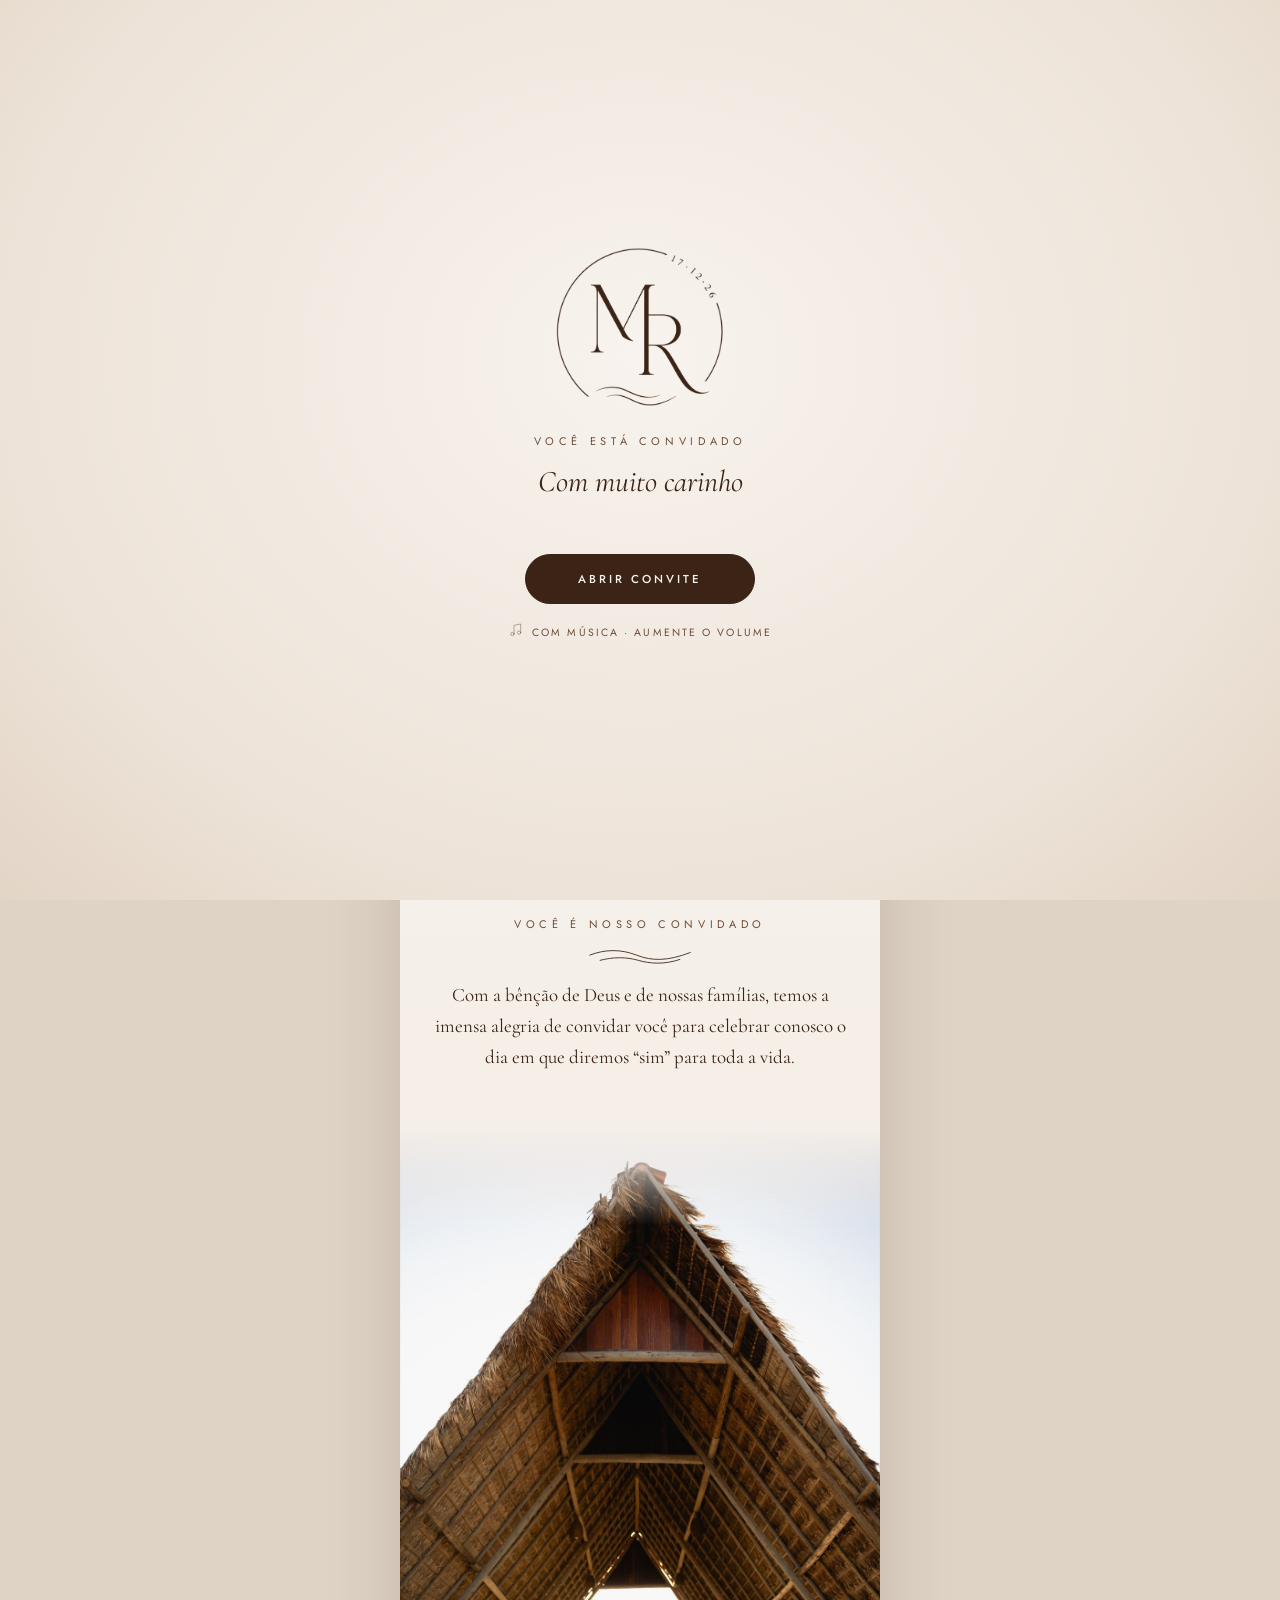
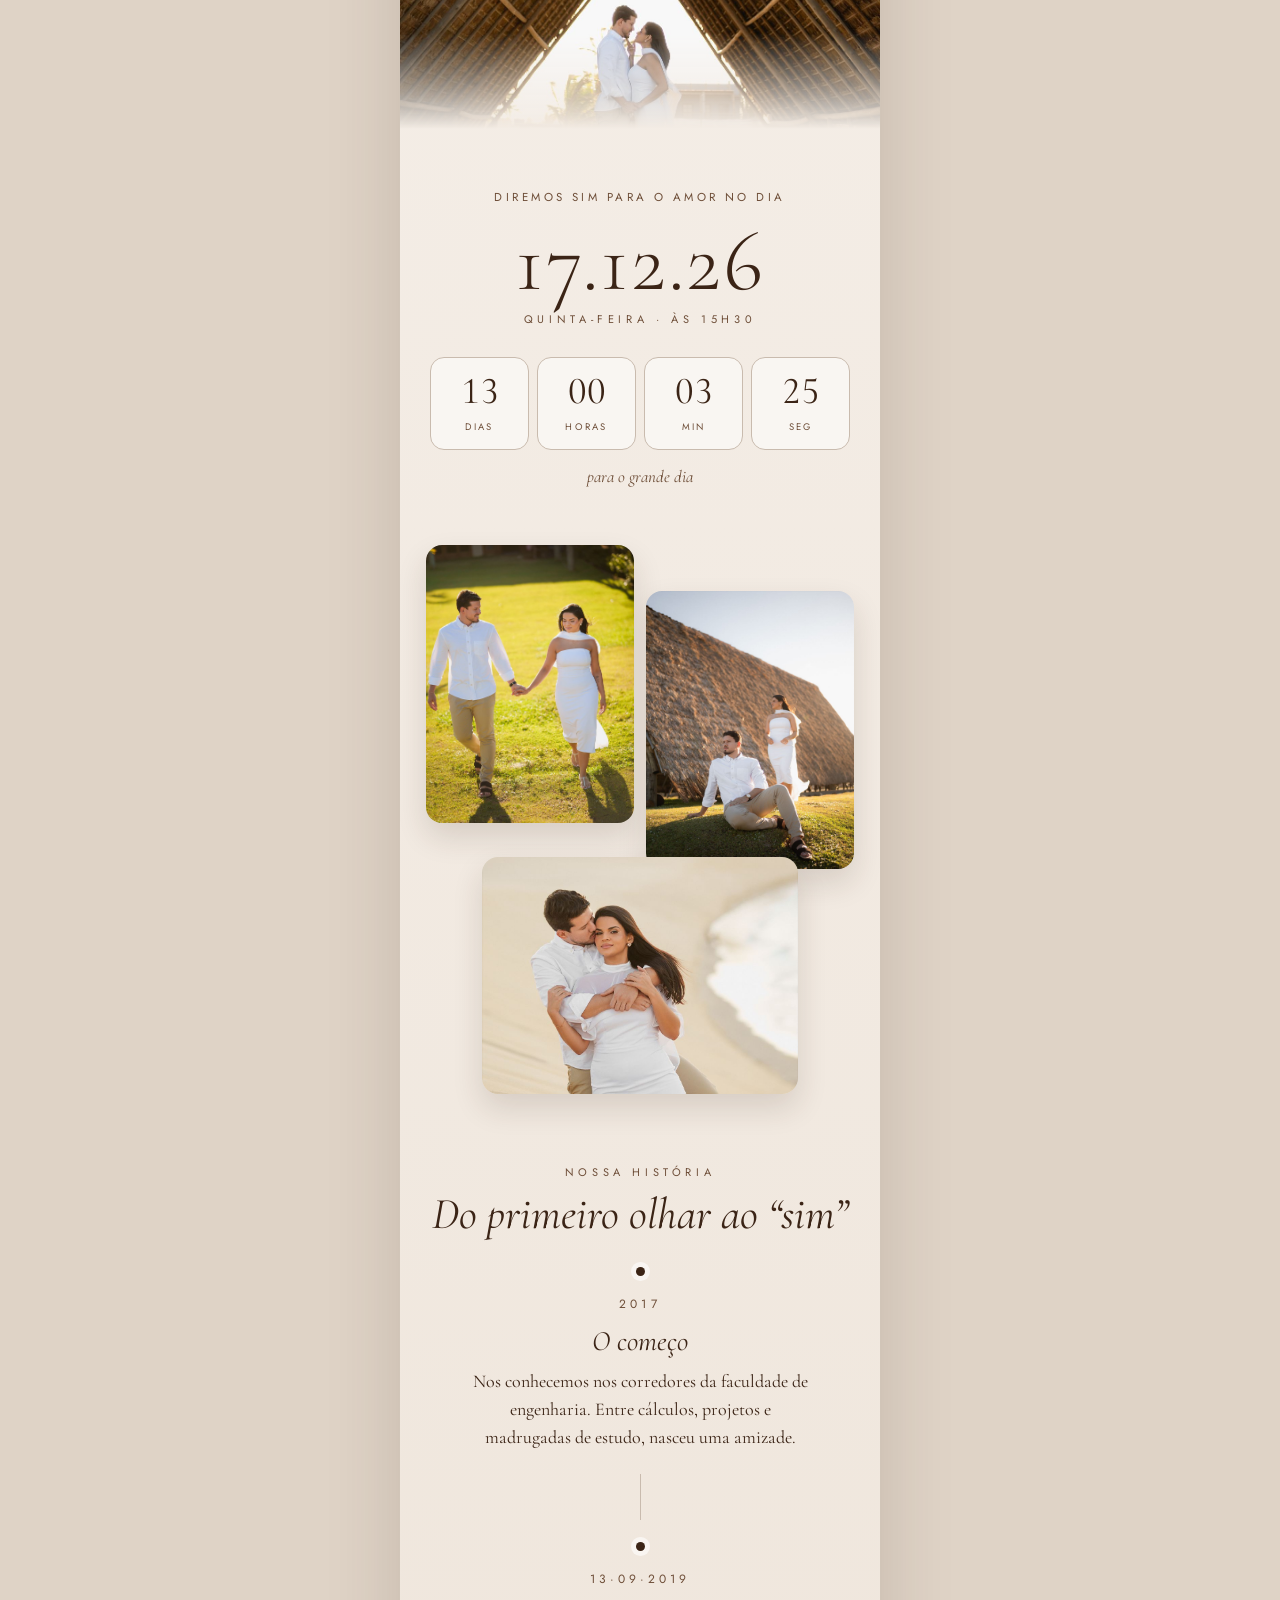
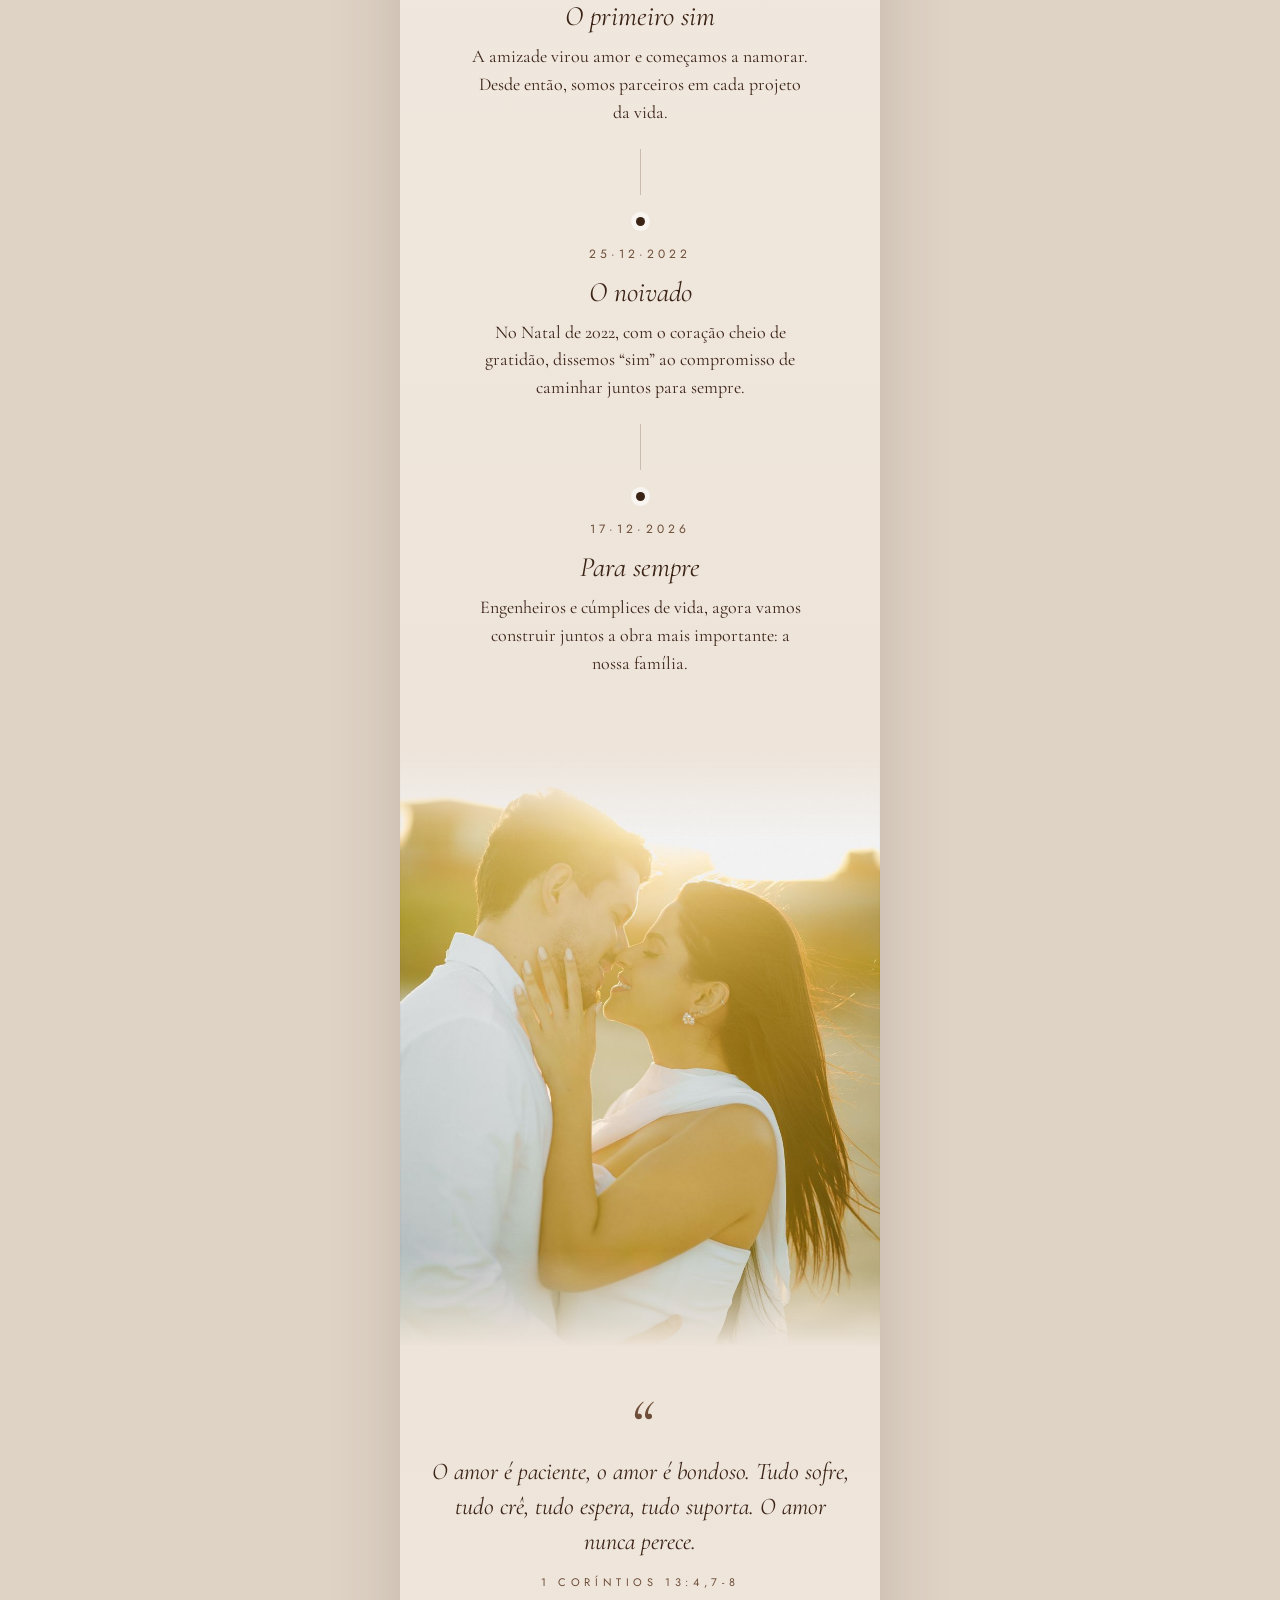
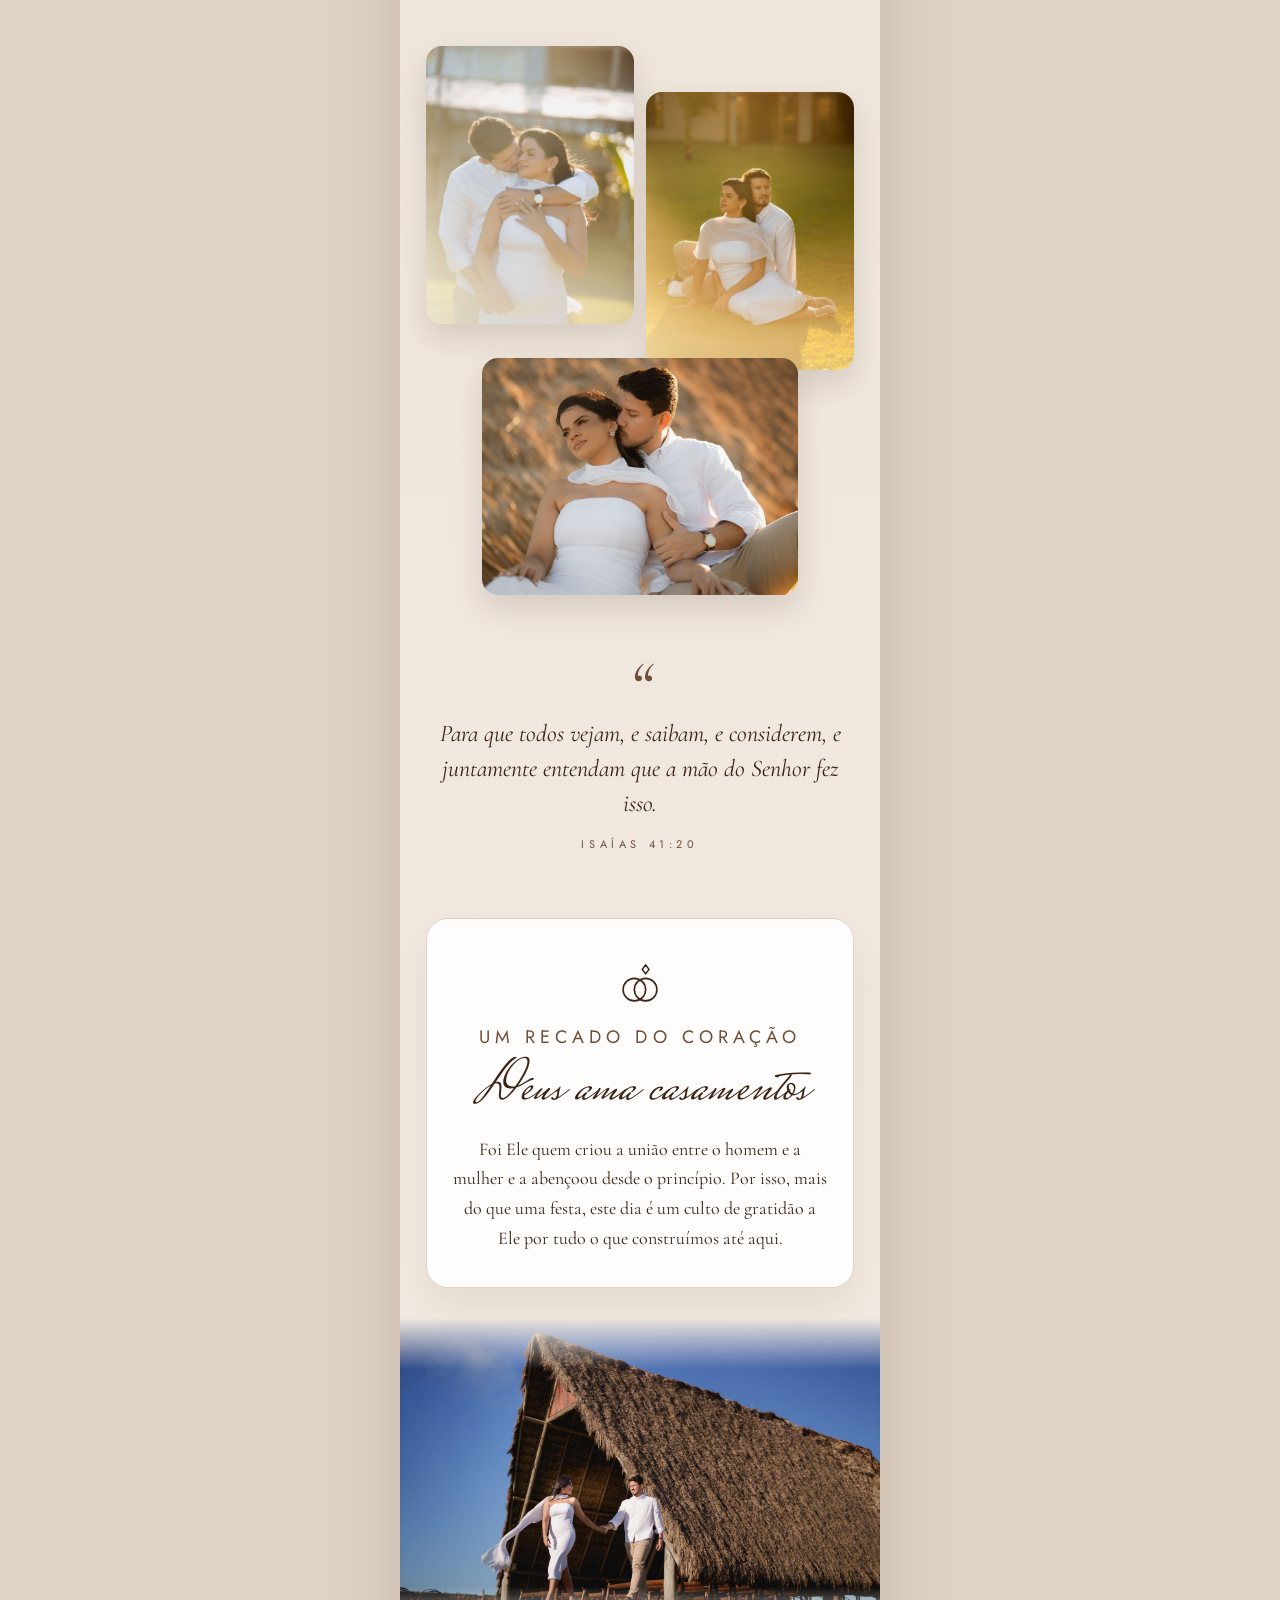
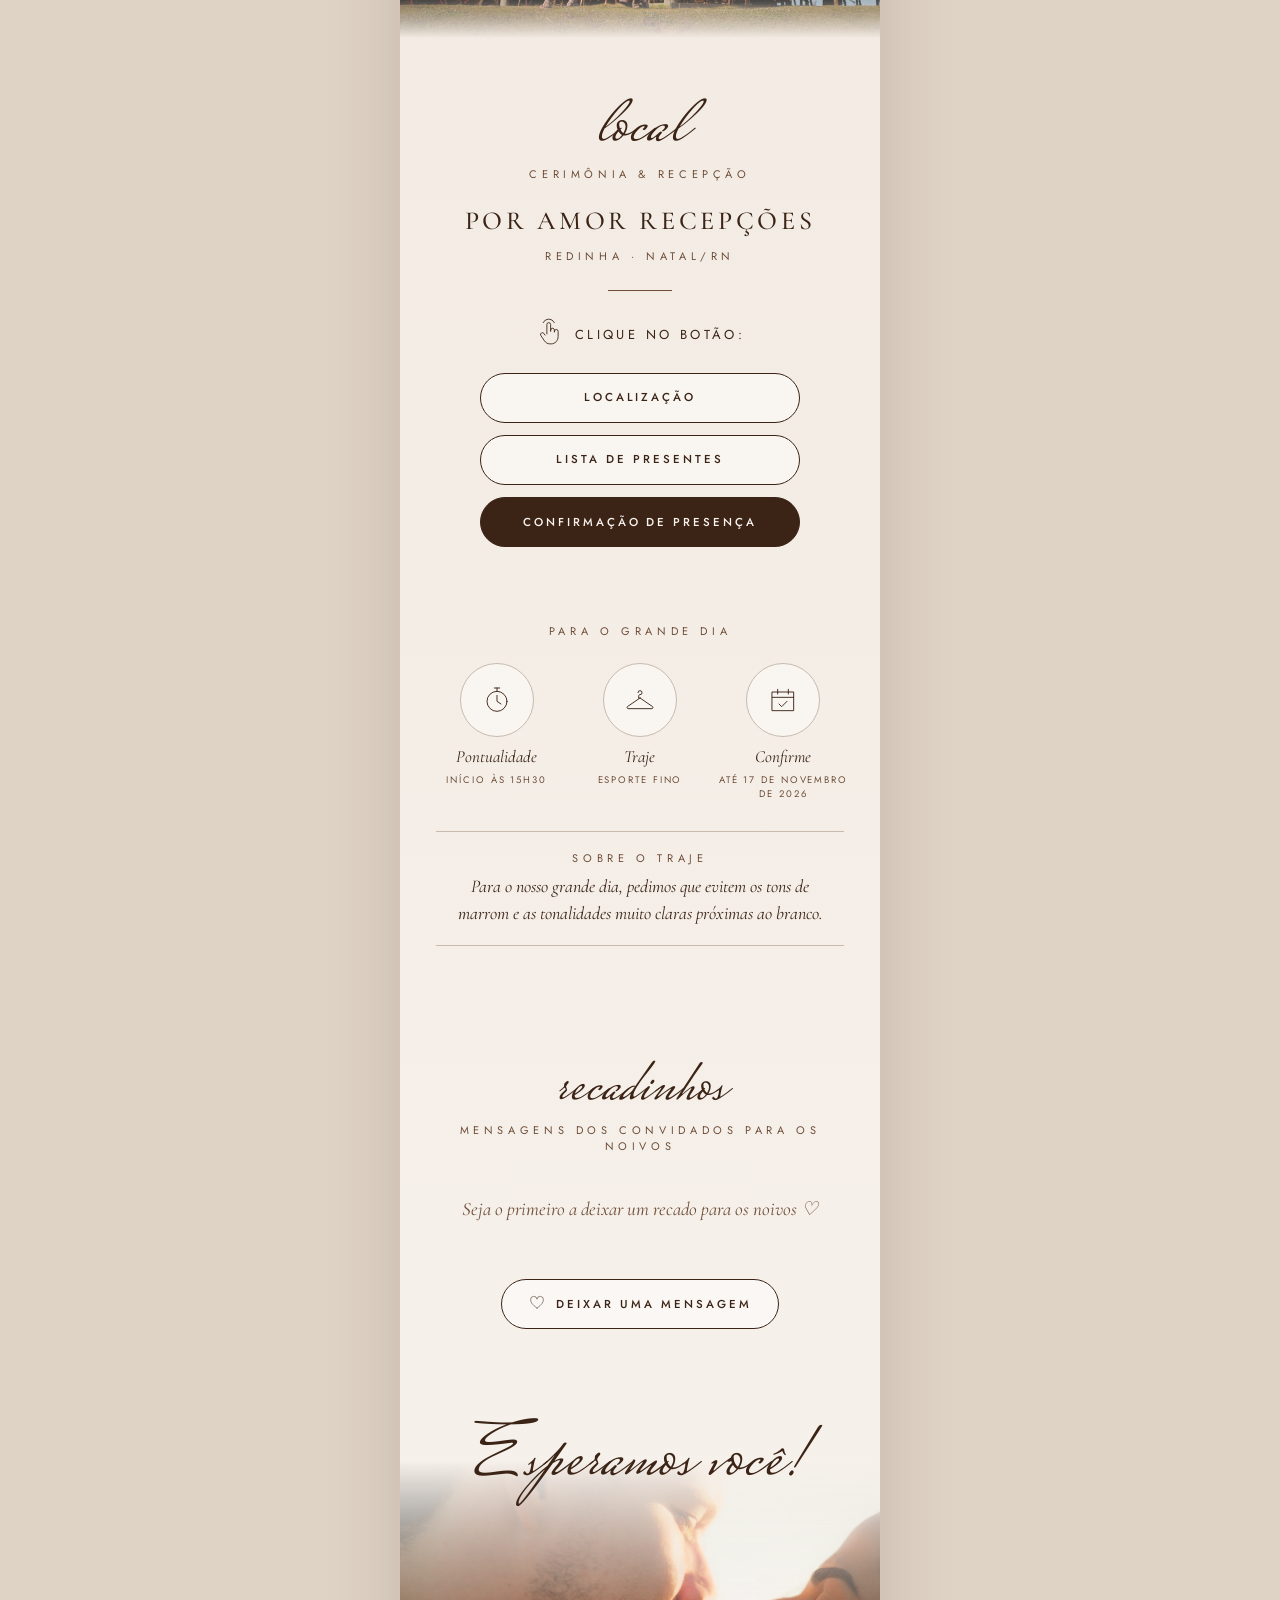
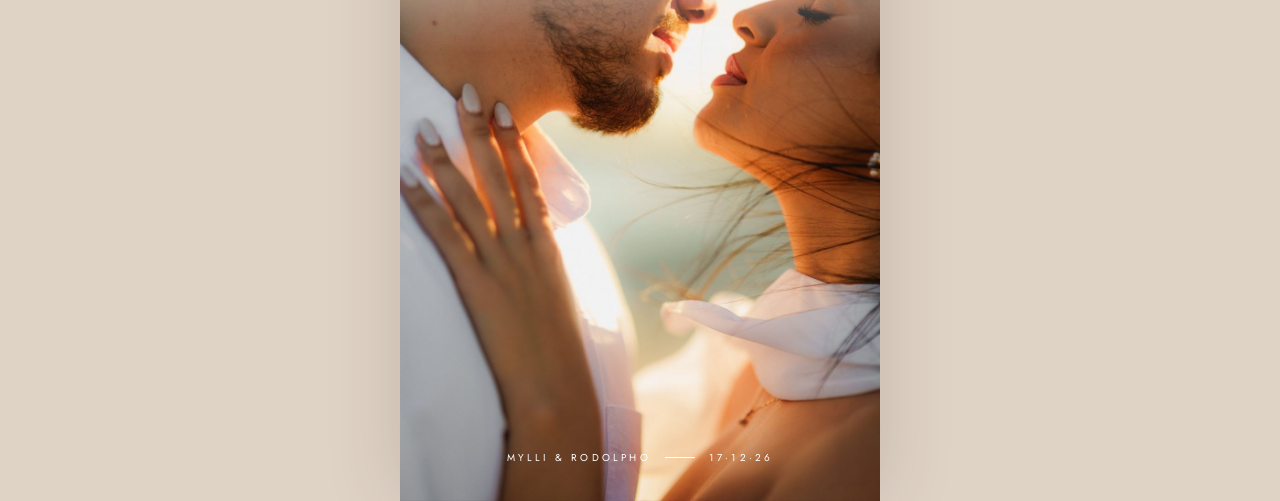
<file: index.html>
<!doctype html>
<html lang="pt-BR">
<head>
  <meta charset="utf-8">
  <meta name="viewport" content="width=device-width, initial-scale=1, viewport-fit=cover">
  <title>Mylli &amp; Rodolpho · Convite de casamento</title>
  <meta name="description" content="Convite de casamento de Mylli & Rodolpho. Confirme sua presença.">
  <meta property="og:title" content="Mylli & Rodolpho · 17·12·26">
  <meta property="og:description" content="Com alegria, convidamos você para a celebração do nosso casamento.">
  <meta name="robots" content="noindex, nofollow">
  <meta name="theme-color" content="#F8F3EE">
  <link rel="icon" href="assets/img/monograma.png">
  <link rel="preconnect" href="https://fonts.googleapis.com">
  <link rel="preconnect" href="https://fonts.gstatic.com" crossorigin>
  <link href="https://fonts.googleapis.com/css2?family=Cormorant+Garamond:ital,wght@0,300;0,400;0,500;0,600;1,300;1,400;1,500&family=Jost:wght@300;400;500&family=Mrs+Saint+Delafield&display=swap" rel="stylesheet">
  <link rel="stylesheet" href="assets/estilo.css?v=202611212020">
  <script src="assets/config.js?v=202611212020"></script>
  <script src="assets/comum.js?v=202611212020"></script>
</head>
<body class="travado">

<!-- Abertura: o toque inicia a música (os navegadores só tocam som após um toque) -->
<div class="abertura" id="abertura" role="dialog" aria-label="Abrir convite">
  <div class="conteudo">
    <img class="monograma" src="assets/img/monograma.png" alt="Monograma M R, 17·12·26">
    <p class="rotulo">Você está convidado</p>
    <p class="para" id="para-nome">Com muito carinho</p>
    <p class="rotulo tipo" id="para-tipo">&nbsp;</p>
    <button class="botao-pilula cheio pulsa" type="button" id="abrir">Abrir convite</button>
    <p class="dica"><span data-icone="musica"></span>Com música · aumente o volume</p>
  </div>
</div>

<main class="pagina">

  <!-- Capa -->
  <section class="hero">
    <img src="assets/img/fotos/beijo-mao.jpg" alt="Rodolpho beija a mão de Mylli ao pôr do sol" fetchpriority="high">
    <div class="sobre">
      <p class="rotulo">O nosso casamento</p>
      <h1><span data-c="noivos.ela"></span><span class="e">&amp;</span><span data-c="noivos.ele"></span></h1>
      <p class="data-capa" data-c="dataCurta"></p>
    </div>
  </section>

  <!-- Convite -->
  <section class="secao">
    <p class="rotulo revelar">Você é nosso convidado</p>
    <svg class="onda revelar" viewBox="0 0 120 20" aria-hidden="true"><path d="M2 9c18-7 36-7 54 0s36 7 62-3"/><path d="M14 15c15-4 30-4 44 0s30 5 48-1"/></svg>
    <p class="texto revelar atraso-1" data-c="textoConvite"></p>
  </section>

  <figure class="foto-cheia revelar" style="margin:0"><img src="assets/img/fotos/cabana-beijo.jpg" alt="Os noivos sob a cabana de palha" loading="lazy"></figure>

  <!-- Data e contador -->
  <section class="secao">
    <p class="texto-maiusc revelar">Diremos sim para o amor no dia</p>
    <p class="data-grande revelar atraso-1"><span data-c="dia"></span>.12.<span id="ano-curto"></span></p>
    <p class="rotulo revelar atraso-2"><span data-c="diaSemana"></span> · às <span data-c="hora"></span></p>
    <div class="contador revelar atraso-2" id="contador" aria-live="off">
      <div><b data-tempo="dias">00</b><span>dias</span></div>
      <div><b data-tempo="horas">00</b><span>horas</span></div>
      <div><b data-tempo="minutos">00</b><span>min</span></div>
      <div><b data-tempo="segundos">00</b><span>seg</span></div>
    </div>
    <p class="contador-msg revelar">para o grande dia</p>
  </section>

  <div class="colagem revelar">
    <img src="assets/img/fotos/gramado-caminhando.jpg" alt="Os noivos caminhando de mãos dadas no gramado" loading="lazy">
    <img src="assets/img/fotos/cabana-pose.jpg" alt="Os noivos posando em frente à cabana" loading="lazy">
    <img src="assets/img/fotos/dunas-abraco.jpg" alt="Os noivos abraçados nas dunas" loading="lazy">
  </div>

  <!-- Nossa história -->
  <section class="secao" style="padding-top:70px">
    <p class="rotulo revelar">Nossa história</p>
    <h2 class="titulo-italico revelar">Do primeiro olhar ao “sim”</h2>
    <ol class="linha-tempo" id="historia"></ol>
  </section>

  <figure class="foto-cheia revelar" style="margin:-20px 0 0"><img src="assets/img/fotos/beijo-sol.jpg" alt="Os noivos se beijando sob o sol" loading="lazy"></figure>

  <section class="secao">
    <figure class="versiculo revelar">
      <blockquote data-c="versiculo1"></blockquote>
      <figcaption class="rotulo" data-c="versiculo1Ref"></figcaption>
    </figure>
  </section>

  <div class="colagem revelar">
    <img src="assets/img/fotos/abraco-dourado.jpg" alt="Abraço dos noivos na luz dourada" loading="lazy">
    <img src="assets/img/fotos/gramado-sentados.jpg" alt="Os noivos sentados no gramado" loading="lazy">
    <img src="assets/img/fotos/cabana-carinho.jpg" alt="Rodolpho beija Mylli em frente à cabana" loading="lazy">
  </div>

  <section class="secao" style="padding-top:70px">
    <figure class="versiculo revelar">
      <blockquote data-c="versiculo2"></blockquote>
      <figcaption class="rotulo" data-c="versiculo2Ref"></figcaption>
    </figure>
  </section>

  <aside class="deus-ama revelar">
    <span data-icone="aliancas"></span>
    <p class="rotulo">Um recado do coração</p>
    <h2>Deus ama casamentos</h2>
    <p data-c="deusAma"></p>
  </aside>

  <figure class="foto-cheia larga revelar" style="margin:30px 0 0"><img src="assets/img/fotos/cabana-caminhando.jpg" alt="Os noivos caminhando diante da cabana" loading="lazy"></figure>

  <!-- Local e botões -->
  <section class="secao local">
    <p class="script revelar">local</p>
    <p class="rotulo revelar">Cerimônia &amp; recepção</p>
    <h2 class="revelar" data-c="local"></h2>
    <p class="rotulo revelar" data-c="endereco"></p>
    <hr class="divisor revelar">
    <p class="clique revelar"><span data-icone="toque"></span>Clique no botão:</p>
    <nav class="pilulas revelar atraso-1" aria-label="Ações do convite">
      <a class="botao-pilula" data-href="mapsUrl" target="_blank" rel="noopener">Localização</a>
      <a class="botao-pilula" id="link-presentes" href="presentes.html">Lista de presentes</a>
      <button class="botao-pilula cheio pulsa" type="button" data-abrir="rsvp">Confirmação de presença</button>
    </nav>
  </section>

  <!-- Avisos -->
  <section class="secao avisos" style="padding-top:20px">
    <p class="rotulo revelar">Para o grande dia</p>
    <div class="grade">
      <div class="aviso-item revelar"><span class="circulo" data-icone="relogio"></span><p>Pontualidade<small>início às <span data-c="hora"></span></small></p></div>
      <div class="aviso-item revelar atraso-1"><span class="circulo" data-icone="cabide"></span><p>Traje<small data-c="traje"></small></p></div>
      <div class="aviso-item revelar atraso-2"><span class="circulo" data-icone="calendario"></span><p>Confirme<small>até <span data-c="confirmarAte"></span></small></p></div>
    </div>
    <p class="aviso-traje revelar"><span class="rotulo">Sobre o traje</span><span data-c="avisoTraje"></span></p>
  </section>

  <!-- Mural de recados dos convidados -->
  <section class="secao recados">
    <p class="script revelar">recadinhos</p>
    <p class="rotulo revelar">Mensagens dos convidados para os noivos</p>
    <div class="mural revelar" id="mural" aria-live="polite" aria-label="Mensagens dos convidados">
      <p class="mural-vazio">Carregando mensagens…</p>
    </div>
    <div class="mural-pontos" id="mural-pontos" aria-hidden="true"></div>
    <button class="botao-pilula" type="button" id="abrir-recado"><span data-icone="coracao"></span>Deixar uma mensagem</button>
  </section>

  <!-- Encerramento -->
  <footer class="final">
    <p class="script revelar"><span class="escrever">Esperamos você!</span></p>
    <div class="foto">
      <img src="assets/img/fotos/beijo-close.jpg" alt="Os noivos quase se beijando" loading="lazy">
      <p class="rodape"><span><span data-c="noivos.ela"></span> &amp; <span data-c="noivos.ele"></span></span><span data-c="dataCurta"></span></p>
    </div>
  </footer>
</main>

<button class="musica" type="button" id="musica" aria-label="Pausar música" hidden></button>
<div id="player-musica" aria-hidden="true"></div>
<!-- Lista de presentes aberta por cima do convite, para a música não parar -->
<div class="tela-presentes" id="tela-presentes" hidden><iframe id="frame-presentes" title="Lista de presentes"></iframe></div>

<!-- Painel de confirmação de presença -->
<dialog class="painel" id="rsvp" aria-labelledby="rsvp-titulo">
  <button class="fechar" type="button" data-fechar aria-label="Fechar">×</button>
  <div class="moldura-dupla">

    <!-- Sem código: pede o código impresso no PDF -->
    <div id="rsvp-codigo" hidden>
      <p class="rotulo">Confirmação de presença</p>
      <h2 class="titulo-italico">Seu convite</h2>
      <p class="aviso-convite">Digite o <strong>código do convite</strong>, impresso no final do PDF que você recebeu (ex.: C3-ABCDE).</p>
      <form id="form-codigo" novalidate>
        <label class="campo codigo-convite"><span>Código do convite</span><input name="codigo" autocomplete="off" autocapitalize="characters" placeholder="C0-XXXXX" required></label>
        <button class="botao" type="submit">Continuar</button>
        <p class="erro" role="alert"></p>
      </form>
    </div>

    <div id="rsvp-formulario" hidden>
      <p class="rotulo">Confirmação de presença</p>
      <h2 class="titulo-italico" id="rsvp-titulo">Você vem?</h2>
      <p class="introducao" id="rsvp-convite"></p>
      <p class="aviso-convite" id="rsvp-aviso"></p>
      <form id="form-rsvp" novalidate>
        <fieldset class="opcoes">
          <legend>Sua resposta</legend>
          <label class="opcao"><input type="radio" name="resposta" value="Confirmado" checked><span class="marca"></span><span id="txt-sim">Sim, estaremos presentes</span></label>
          <label class="opcao"><input type="radio" name="resposta" value="Não comparecerá"><span class="marca"></span><span id="txt-nao">Infelizmente não poderemos ir</span></label>
        </fieldset>
        <fieldset class="nomes-convidados">
          <legend id="legenda-nomes">Quem vai</legend>
          <p class="ajuda" id="ajuda-nomes"></p>
          <div id="lista-nomes"></div>
        </fieldset>
        <label class="campo"><span>Celular para contato (WhatsApp)</span>
          <input name="celular" type="tel" inputmode="numeric" autocomplete="tel-national" placeholder="(84) 99999-9999" required>
        </label>
        <p class="prazo">Por favor, responda até <span data-c="confirmarAte"></span>.</p>
        <button class="botao" type="submit">Enviar resposta</button>
        <p class="erro" role="alert"></p>
      </form>
    </div>

    <div id="rsvp-recusa" hidden>
      <p class="rotulo">Resposta registrada</p>
      <h2 class="titulo-italico">Sentiremos sua falta</h2>
      <svg class="onda" viewBox="0 0 120 20" aria-hidden="true"><path d="M2 9c18-7 36-7 54 0s36 7 62-3"/><path d="M14 15c15-4 30-4 44 0s30 5 48-1"/></svg>
      <p class="introducao">Obrigado por nos avisar. Se mudar de ideia, é só responder novamente por este convite.</p>
      <div class="pilha"><a class="botao-sec" id="recusa-presentes" href="presentes.html">Ver lista de presentes</a></div>
    </div>
  </div>
</dialog>

<!-- Painel do mural de recados -->
<dialog class="painel" id="dlg-recado" aria-labelledby="recado-titulo">
  <button class="fechar" type="button" data-fechar aria-label="Fechar">×</button>
  <div class="moldura-dupla">
    <div id="recado-form-box">
      <p class="rotulo">Mural de recados</p>
      <h2 class="titulo-italico" id="recado-titulo">Uma mensagem para os noivos</h2>
      <svg class="onda" viewBox="0 0 120 20" aria-hidden="true"><path d="M2 9c18-7 36-7 54 0s36 7 62-3"/><path d="M14 15c15-4 30-4 44 0s30 5 48-1"/></svg>
      <form id="form-recado" novalidate>
        <label class="campo"><span>Seu nome</span><input name="nome" maxlength="60" autocomplete="name" required></label>
        <label class="campo"><span>Sua mensagem <em class="contagem" id="recado-contagem">0/280</em></span>
          <textarea name="mensagem" rows="4" maxlength="280" placeholder="Escreva um recado carinhoso para a Mylli e o Rodolpho" required></textarea>
        </label>
        <button class="botao" type="submit">Enviar mensagem</button>
        <p class="erro" role="alert"></p>
      </form>
    </div>
    <div id="recado-ok" hidden>
      <p class="rotulo">Mensagem enviada</p>
      <h2 class="titulo-italico">Obrigado pelo carinho!</h2>
      <p class="introducao">Seu recado já está no mural dos noivos.</p>
      <div class="pilha"><button class="botao-sec" type="button" data-fechar>Voltar ao convite</button></div>
    </div>
  </div>
</dialog>

<script>
(function () {
  const U = window.Convite, C = window.CONVITE;
  const $ = (id) => document.getElementById(id);
  const dialogo = $('rsvp');
  let convite = null; // { codigo, tipo, nome, pessoas }

  document.getElementById('ano-curto').textContent = String(C.ano).slice(-2);
  U.iniciarContador($('contador'));

  // Nossa história (vem do config.js)
  $('historia').innerHTML = C.historia.map((h, i) =>
    `<li class="revelar${i ? ' atraso-1' : ''}"><span class="quando">${h.data}</span><h3>${h.titulo}</h3><p>${h.texto}</p></li>`).join('');
  U.animarAoRolar();

  /* ----- Convite personalizado pelo código do PDF ----- */
  const codigo = U.codigoConvite();
  const comCodigo = (url) => codigo ? url + (url.includes('?') ? '&' : '?') + 'c=' + encodeURIComponent(codigo) : url;
  $('link-presentes').href = comCodigo('presentes.html');
  $('recusa-presentes').href = comCodigo('presentes.html');

  function aplicarConvite(c) {
    convite = c;
    $('para-nome').textContent = c.nome;
    $('para-tipo').textContent = c.tipo === 1 ? 'Convite individual' : `Convite para ${c.tipo} pessoas`;
  }
  async function carregarConvite(cod) {
    const c = await U.api('convite', { codigo: cod });
    aplicarConvite(c);
    return c;
  }
  if (codigo) carregarConvite(codigo).catch(() => {});

  /* ----- Abertura e música de fundo (YouTube) ----- */
  // Celulares só tocam som depois de um toque: a música já começa (sem som) ao abrir o site
  // e o som liga no primeiro toque na tela (normalmente o "Abrir convite"). O botão serve para silenciar.
  const botaoMusica = $('musica');
  let player = null, prontoPlayer = false, querSom = false, silenciadaPeloConvidado = false, jaTeveSom = false;
  function iconeMusica() {
    const comSom = prontoPlayer && !player.isMuted() && [YT.PlayerState.PLAYING, YT.PlayerState.BUFFERING].includes(player.getPlayerState());
    botaoMusica.innerHTML = U.icone(comSom ? 'musica' : 'mudo');
    botaoMusica.classList.toggle('tocando', comSom);
    botaoMusica.setAttribute('aria-label', comSom ? 'Silenciar música' : 'Ligar música');
  }
  function ligarSom() {
    querSom = true;
    if (!prontoPlayer) return;
    player.playVideo();
    // Às vezes o YouTube passa um anúncio antes da música: o som só liga quando a música em si começa
    if (player.getPlayerState() !== YT.PlayerState.PLAYING) return;
    if (!jaTeveSom) { jaTeveSom = true; player.seekTo(0, true); }
    player.unMute();
    player.setVolume(70);
    setTimeout(iconeMusica, 400);
  }
  window.onYouTubeIframeAPIReady = function () {
    player = new YT.Player('player-musica', {
      host: 'https://www.youtube-nocookie.com', // modo de privacidade: menos anúncios antes da música
      width: 1, height: 1, videoId: C.musicaYoutube,
      playerVars: { autoplay: 1, mute: 1, controls: 0, loop: 1, playlist: C.musicaYoutube, playsinline: 1, rel: 0 },
      events: {
        onReady: () => { prontoPlayer = true; player.mute(); player.playVideo(); if (querSom && !silenciadaPeloConvidado) ligarSom(); },
        onStateChange: (e) => {
          // O convidado já tocou na tela e o anúncio (se houve) acabou: liga o som
          if (e.data === YT.PlayerState.PLAYING && querSom && !silenciadaPeloConvidado && player.isMuted()) ligarSom();
          iconeMusica();
        }
      }
    });
  };
  if (C.musicaYoutube) {
    const s = document.createElement('script');
    s.src = 'https://www.youtube.com/iframe_api';
    document.head.appendChild(s);
    setInterval(() => { if (prontoPlayer) iconeMusica(); }, 1500);
    // Primeiro toque em qualquer lugar da tela liga o som (se o convidado não silenciou)
    const primeiroToque = (e) => {
      if (botaoMusica.contains(e.target) || silenciadaPeloConvidado) return;
      ['pointerdown', 'touchend', 'click'].forEach((t) => document.removeEventListener(t, primeiroToque, true));
      ligarSom();
    };
    ['pointerdown', 'touchend', 'click'].forEach((t) => document.addEventListener(t, primeiroToque, true));
  }
  $('abrir').addEventListener('click', () => {
    if (!silenciadaPeloConvidado) ligarSom();
    $('abertura').classList.add('aberta');
    document.body.classList.remove('travado');
    if (C.musicaYoutube) { botaoMusica.hidden = false; iconeMusica(); }
    setTimeout(() => { $('abertura').hidden = true; if (location.hash === '#confirmar') abrirRsvp(); }, 1100);
  });
  botaoMusica.addEventListener('click', () => {
    if (!player || !prontoPlayer) return;
    if (!player.isMuted() && player.getPlayerState() === YT.PlayerState.PLAYING) { silenciadaPeloConvidado = true; player.mute(); }
    else { silenciadaPeloConvidado = false; ligarSom(); }
    setTimeout(iconeMusica, 300);
  });
  // Guarda o ponto da música, para a lista de presentes continuar dali se for aberta pelo link direto
  setInterval(() => { if (player && prontoPlayer) U.salvarTempoMusica(player); }, 3000);

  /* ----- Lista de presentes por cima do convite (a música continua tocando) ----- */
  const telaPresentes = $('tela-presentes'), framePresentes = $('frame-presentes');
  function abrirPresentes(url) {
    framePresentes.src = url + (url.includes('?') ? '&' : '?') + 'embed=1';
    telaPresentes.hidden = false;
    document.body.classList.add('travado');
    history.pushState({ presentes: true }, '');
  }
  function fecharPresentes() {
    telaPresentes.hidden = true;
    framePresentes.src = 'about:blank';
    document.body.classList.remove('travado');
  }
  window.addEventListener('popstate', () => { if (!telaPresentes.hidden) fecharPresentes(); });
  window.addEventListener('message', (e) => {
    if (e.origin === location.origin && e.data === 'fechar-presentes' && !telaPresentes.hidden) history.back();
  });
  ['link-presentes', 'recusa-presentes'].forEach((id) => $(id).addEventListener('click', (e) => {
    e.preventDefault();
    if (dialogo.open) dialogo.close();
    abrirPresentes($(id).getAttribute('href'));
  }));

  /* ----- Confirmação de presença ----- */
  const form = $('form-rsvp');
  U.mascaraCelular(form.celular);
  function mostrar(id) {
    ['rsvp-codigo', 'rsvp-formulario', 'rsvp-recusa'].forEach((x) => { $(x).hidden = x !== id; });
    dialogo.scrollTop = 0;
  }
  function montarFormulario() {
    const n = convite.tipo, vai = form.resposta.value === 'Confirmado';
    $('rsvp-convite').textContent = convite.nome;
    $('rsvp-aviso').innerHTML = n === 1
      ? 'Este convite é <strong>individual</strong>. Ao confirmar, você recebe um QR Code único, que será o seu convite de entrada.'
      : `Este convite é válido para <strong>até ${n} pessoas</strong>. Informe o nome completo de cada pessoa que irá; cada uma receberá o seu próprio QR Code de entrada.`;
    $('txt-sim').textContent = n === 1 ? 'Sim, estarei presente' : 'Sim, estaremos presentes';
    $('txt-nao').textContent = n === 1 ? 'Infelizmente não poderei ir' : 'Infelizmente não poderemos ir';
    $('legenda-nomes').textContent = vai ? (n === 1 ? 'Seu nome completo' : 'Nome completo de quem vai') : 'Seu nome completo';
    $('ajuda-nomes').textContent = vai && n > 1 ? `Deixe em branco os lugares de quem não poderá ir (máximo ${n}).` : '';
    const atuais = [...$('lista-nomes').querySelectorAll('input')].map((i) => i.value);
    const confirmados = (convite.pessoas || []).filter((p) => p.resposta === 'Confirmado').map((p) => p.nome);
    const vagas = vai ? n : 1;
    $('lista-nomes').innerHTML = Array.from({ length: vagas }, (_, i) =>
      `<label class="nome-pessoa"><span class="n">${vagas > 1 ? i + 1 + '.' : ''}</span><input name="nome${i}" autocomplete="${i ? 'off' : 'name'}" placeholder="${i ? 'Nome completo (opcional)' : 'Nome completo'}" aria-label="Nome completo da pessoa ${i + 1}"></label>`).join('');
    $('lista-nomes').querySelectorAll('input').forEach((inp, i) => { inp.value = atuais[i] || confirmados[i] || ''; });
  }
  form.querySelectorAll('input[name=resposta]').forEach((r) => r.addEventListener('change', montarFormulario));

  function abrirRsvp() {
    form.querySelector('.erro').textContent = '';
    if (convite) { montarFormulario(); mostrar('rsvp-formulario'); } else mostrar('rsvp-codigo');
    if (!dialogo.open) dialogo.showModal();
  }
  document.querySelectorAll('[data-abrir="rsvp"]').forEach((b) => b.addEventListener('click', (e) => { e.stopImmediatePropagation(); e.preventDefault(); abrirRsvp(); }, true));

  $('form-codigo').addEventListener('submit', async (e) => {
    e.preventDefault();
    const f = e.currentTarget, erro = f.querySelector('.erro'), cod = U.normalizarCodigoConvite(f.codigo.value);
    erro.textContent = '';
    if (!cod) { erro.textContent = 'Código inválido. Ele começa com C1 a C5, seguido de 5 letras ou números.'; return; }
    try {
      await carregarConvite(cod);
      try { localStorage.setItem('convite-codigo', cod); } catch (x) {}
      history.replaceState(null, '', '?c=' + cod);
      $('link-presentes').href = 'presentes.html?c=' + cod;
      $('recusa-presentes').href = 'presentes.html?c=' + cod;
      montarFormulario(); mostrar('rsvp-formulario');
    } catch (err) { erro.textContent = err.message; }
  });

  form.addEventListener('submit', async (e) => {
    e.preventDefault();
    const erro = form.querySelector('.erro');
    erro.textContent = '';
    const resposta = form.resposta.value;
    const nomes = [...$('lista-nomes').querySelectorAll('input')].map((i) => i.value.trim().replace(/\s+/g, ' ')).filter(Boolean);
    const celular = U.soDigitos(form.celular.value);
    if (!nomes.length) { erro.textContent = 'Informe ao menos um nome completo.'; return; }
    if (nomes.some((n) => n.split(' ').length < 2)) { erro.textContent = 'Informe nome e sobrenome de cada pessoa.'; return; }
    if (new Set(nomes.map((n) => n.toLowerCase())).size !== nomes.length) { erro.textContent = 'Há nomes repetidos.'; return; }
    if (celular.length < 10 || celular.length > 11) { erro.textContent = 'Informe um celular válido com DDD.'; form.celular.focus(); return; }

    const botao = form.querySelector('button[type=submit]');
    botao.disabled = true; botao.textContent = 'Enviando…';
    try {
      const r = await U.api('confirmar', { codigo: convite.codigo, celular, resposta, nomes });
      convite.pessoas = r.pessoas;
      if (resposta !== 'Confirmado') { mostrar('rsvp-recusa'); return; }
      try { localStorage.setItem('convite-celular', celular); } catch (x) {}
      // Após confirmar, o convidado segue para a lista de presentes (com a música tocando), onde vê os QR Codes
      dialogo.close();
      abrirPresentes('presentes.html?c=' + encodeURIComponent(convite.codigo) + '&confirmado=1');
    } catch (err) {
      erro.textContent = err.message || 'Não foi possível enviar. Verifique sua conexão e tente novamente.';
    } finally {
      botao.disabled = false; botao.textContent = 'Enviar resposta';
    }
  });

  /* ----- Mural de recados ----- */
  const mural = $('mural'), pontos = $('mural-pontos');
  const escH = (s) => String(s ?? '').replace(/[&<>"']/g, (c) => ({ '&': '&amp;', '<': '&lt;', '>': '&gt;', '"': '&quot;', "'": '&#39;' }[c]));
  let rodizio = null;
  function desenharMural(lista) {
    if (!lista.length) {
      mural.innerHTML = '<p class="mural-vazio">Seja o primeiro a deixar um recado para os noivos ♡</p>';
      pontos.innerHTML = '';
      return;
    }
    mural.innerHTML = lista.map((m) => `<figure class="recado"><blockquote>${escH(m.mensagem)}</blockquote><figcaption>${escH(m.nome)}${m.data ? ' · ' + escH(m.data) : ''}</figcaption></figure>`).join('');
    pontos.innerHTML = lista.length > 1 ? lista.slice(0, 12).map((_, i) => `<span${i ? '' : ' class="ativo"'}></span>`).join('') : '';
    clearInterval(rodizio);
    if (lista.length > 1) rodizio = setInterval(() => {
      if (document.hidden) return;
      const w = mural.clientWidth, fim = mural.scrollLeft + w >= mural.scrollWidth - 4;
      mural.scrollTo({ left: fim ? 0 : mural.scrollLeft + w, behavior: 'smooth' });
    }, 5500);
  }
  mural.addEventListener('scroll', () => {
    const i = Math.round(mural.scrollLeft / Math.max(1, mural.clientWidth));
    pontos.querySelectorAll('span').forEach((s, k) => s.classList.toggle('ativo', k === i));
  }, { passive: true });
  ['touchstart', 'pointerdown'].forEach((ev) => mural.addEventListener(ev, () => clearInterval(rodizio), { passive: true }));
  async function carregarMural() {
    try { const r = await U.api('mensagens'); desenharMural(r.mensagens || []); } catch (e) { desenharMural([]); }
  }
  carregarMural();

  const dlgRecado = $('dlg-recado'), formRecado = $('form-recado');
  $('abrir-recado').addEventListener('click', () => {
    $('recado-form-box').hidden = false; $('recado-ok').hidden = true;
    formRecado.querySelector('.erro').textContent = '';
    if (!formRecado.nome.value && convite) formRecado.nome.value = convite.nome;
    dlgRecado.showModal();
  });
  formRecado.mensagem.addEventListener('input', () => { $('recado-contagem').textContent = formRecado.mensagem.value.length + '/280'; });
  formRecado.addEventListener('submit', async (e) => {
    e.preventDefault();
    const erro = formRecado.querySelector('.erro');
    erro.textContent = '';
    const nome = formRecado.nome.value.trim(), mensagem = formRecado.mensagem.value.trim();
    if (nome.length < 2) { erro.textContent = 'Informe seu nome.'; formRecado.nome.focus(); return; }
    if (mensagem.length < 3) { erro.textContent = 'Escreva uma mensagem.'; formRecado.mensagem.focus(); return; }
    const b = formRecado.querySelector('button[type=submit]');
    b.disabled = true; b.textContent = 'Enviando…';
    try {
      await U.api('mensagem', { nome, mensagem, convite: convite ? convite.codigo : '' });
      formRecado.mensagem.value = ''; $('recado-contagem').textContent = '0/280';
      $('recado-form-box').hidden = true; $('recado-ok').hidden = false;
      await carregarMural();
      mural.scrollTo({ left: 0 });
    } catch (err) {
      erro.textContent = err.message || 'Não foi possível enviar. Tente novamente.';
    } finally {
      b.disabled = false; b.textContent = 'Enviar mensagem';
    }
  });
})();
</script>
</body>
</html>
</file>
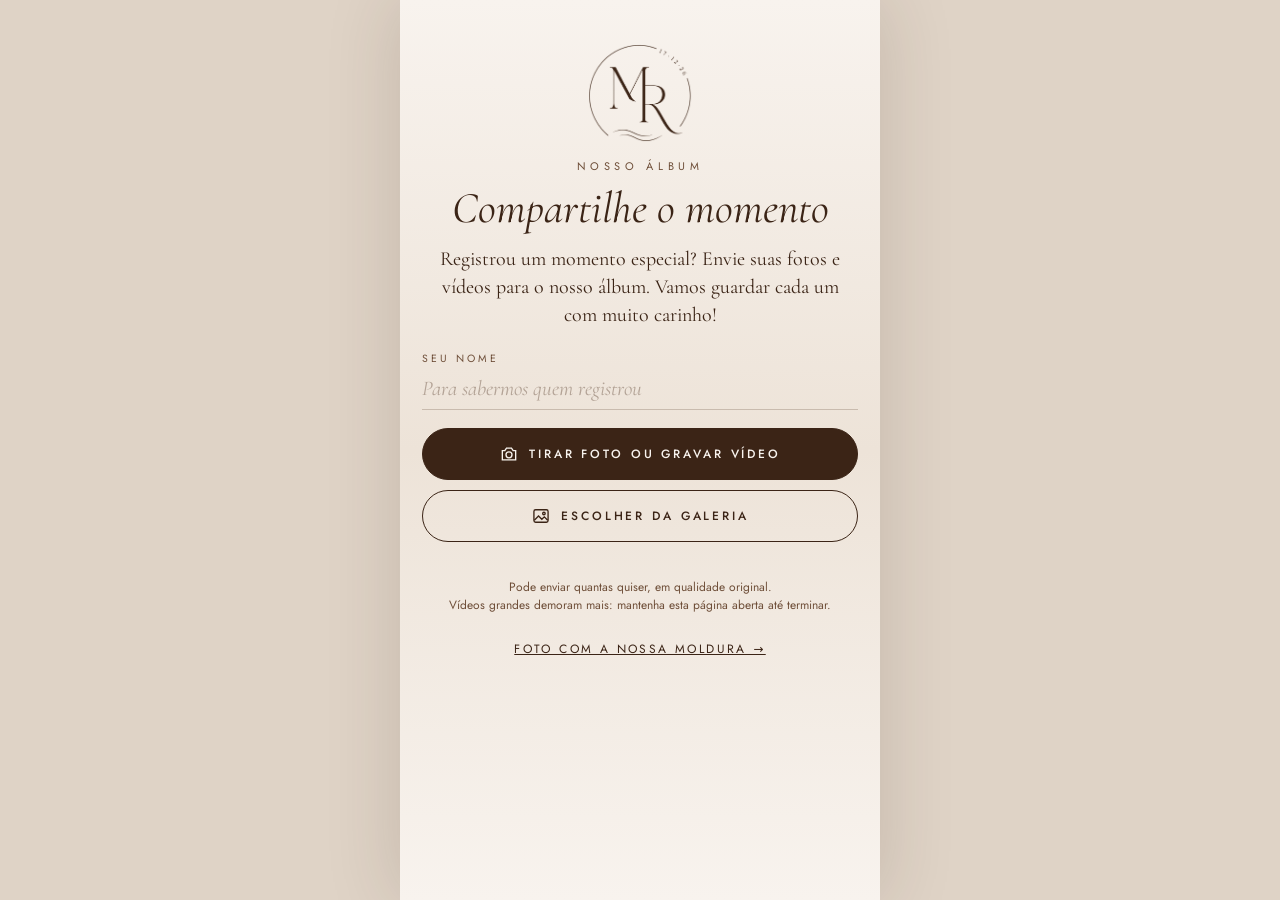
<file: fotos.html>
<!doctype html>
<html lang="pt-BR">
<head>
  <meta charset="utf-8">
  <meta name="viewport" content="width=device-width, initial-scale=1, viewport-fit=cover">
  <title>Nosso álbum · Mylli &amp; Rodolpho</title>
  <meta name="robots" content="noindex, nofollow">
  <meta name="theme-color" content="#FAF3ED">
  <link rel="icon" href="assets/img/monograma.png">
  <link rel="preconnect" href="https://fonts.googleapis.com">
  <link rel="preconnect" href="https://fonts.gstatic.com" crossorigin>
  <link href="https://fonts.googleapis.com/css2?family=Cormorant+Garamond:ital,wght@0,400;0,500;0,600;1,300;1,400;1,500&family=Jost:wght@300;400;500&display=swap" rel="stylesheet">
  <link rel="stylesheet" href="assets/estilo.css?v=202611212020">
  <script src="assets/config.js?v=202611212020"></script>
  <script src="assets/comum.js?v=202611212020"></script>
  <script src="assets/album.js?v=202611212020"></script>
  <style>
    .album { padding: 4px 22px 60px; }
    .album .texto { font-size: 20px; line-height: 1.4; text-align: center; color: var(--tinta); margin: 0 4px 22px; }
    .escolher { position: relative; overflow: hidden; }
    .escolher input { position: absolute; inset: 0; opacity: 0; cursor: pointer; font-size: 0; }
    .fila { list-style: none; padding: 0; margin: 22px 0 0; display: grid; gap: 10px; }
    .fila li { background: var(--papel); border: 1px solid var(--bege); border-radius: 16px; padding: 12px 14px; font-family: var(--sans); font-size: 13px; color: var(--tinta-2); }
    .fila .linha { display: flex; justify-content: space-between; gap: 10px; }
    .fila .nome { overflow: hidden; text-overflow: ellipsis; white-space: nowrap; color: var(--tinta); }
    .fila .barra { height: 5px; background: var(--bege); border-radius: 99px; margin-top: 8px; overflow: hidden; }
    .fila .barra i { display: block; height: 100%; width: 0; background: var(--tinta); transition: width .2s; }
    .fila li.ok .barra i { background: var(--verde); }
    .fila li.falhou { color: var(--vermelho); }
    .fila li.falhou .barra i { background: var(--vermelho); }
    .obrigado { text-align: center; margin-top: 22px; font-size: 22px; font-style: italic; }
    .aviso-peq { font-family: var(--sans); font-size: 12px; color: var(--tinta-2); text-align: center; margin-top: 14px; line-height: 1.5; }
    .link-moldura { display: block; text-align: center; margin-top: 26px; font-family: var(--sans); font-size: 12px; letter-spacing: .2em; text-transform: uppercase; color: var(--tinta); }
  </style>
</head>
<body>
<main class="pagina">
  <header class="topo">
    <img class="monograma" src="assets/img/monograma.png" alt="Monograma M R">
    <p class="rotulo">Nosso álbum</p>
    <h1 class="titulo-italico">Compartilhe o momento</h1>
  </header>

  <section class="album">
    <p class="texto">Registrou um momento especial? Envie suas fotos e vídeos para o nosso álbum. Vamos guardar cada um com muito carinho!</p>

    <label class="campo"><span>Seu nome</span><input id="autor" autocomplete="name" placeholder="Para sabermos quem registrou"></label>

    <div class="pilha">
      <label class="botao escolher">
        <svg class="icone" viewBox="0 0 24 24" fill="none" stroke="currentColor" stroke-width="1.6"><path d="M4 8h3l2-3h6l2 3h3v11H4z"/><circle cx="12" cy="13" r="3.6"/></svg>
        Tirar foto ou gravar vídeo
        <input id="camera" type="file" accept="image/*,video/*" capture="environment">
      </label>
      <label class="botao-sec escolher">
        <svg class="icone" viewBox="0 0 24 24" fill="none" stroke="currentColor" stroke-width="1.6"><rect x="3.5" y="4.5" width="17" height="15" rx="2"/><path d="m4 17 5-5 4 4 3-3 4 4"/><circle cx="15.5" cy="9" r="1.5"/></svg>
        Escolher da galeria
        <input id="galeria" type="file" accept="image/*,video/*" multiple>
      </label>
    </div>

    <ul class="fila" id="fila"></ul>
    <p class="obrigado" id="obrigado" hidden>Recebemos! Muito obrigado por registrar o nosso dia. 🤍</p>
    <p class="aviso-peq">Pode enviar quantas quiser, em qualidade original.<br>Vídeos grandes demoram mais: mantenha esta página aberta até terminar.</p>
    <a class="link-moldura" href="moldura.html">Foto com a nossa moldura →</a>
  </section>
</main>
<script>
(function () {
  const A = window.Album;
  const autor = document.getElementById('autor');
  const fila = document.getElementById('fila');
  const obrigado = document.getElementById('obrigado');
  const pendentes = [];
  let enviando = false;

  try { autor.value = localStorage.getItem('album-autor') || ''; } catch (e) {}
  autor.addEventListener('change', () => { try { localStorage.setItem('album-autor', autor.value.trim()); } catch (e) {} });

  function adicionar(lista) {
    [...lista].forEach((arq) => {
      const li = document.createElement('li');
      li.innerHTML = '<div class="linha"><span class="nome"></span><span class="estado">Na fila</span></div><div class="barra"><i></i></div>';
      li.querySelector('.nome').textContent = arq.name || 'arquivo';
      fila.appendChild(li);
      pendentes.push({ arq, li });
    });
    obrigado.hidden = true;
    proximo();
  }

  async function proximo() {
    if (enviando) return;
    const item = pendentes.shift();
    if (!item) { if (fila.querySelector('li.ok')) obrigado.hidden = false; return; }
    enviando = true;
    const estado = item.li.querySelector('.estado'), barra = item.li.querySelector('.barra i');
    const tamanho = A.tamanhoLegivel(item.arq.size);
    estado.textContent = 'Enviando… 0%';
    try {
      await A.enviarArquivo(item.arq, autor.value.trim(), (p) => {
        barra.style.width = Math.round(p * 100) + '%';
        estado.textContent = 'Enviando… ' + Math.round(p * 100) + '% de ' + tamanho;
      });
      item.li.className = 'ok'; barra.style.width = '100%'; estado.textContent = 'Enviado ✓';
    } catch (e) {
      item.li.className = 'falhou'; barra.style.width = '100%'; estado.textContent = e.message || 'Falhou';
    }
    enviando = false;
    proximo();
  }

  ['camera', 'galeria'].forEach((id) => {
    const input = document.getElementById(id);
    input.addEventListener('change', () => { if (input.files.length) adicionar(input.files); input.value = ''; });
  });

  window.addEventListener('beforeunload', (e) => { if (enviando || pendentes.length) { e.preventDefault(); e.returnValue = ''; } });
})();
</script>
</body>
</html>
</file>
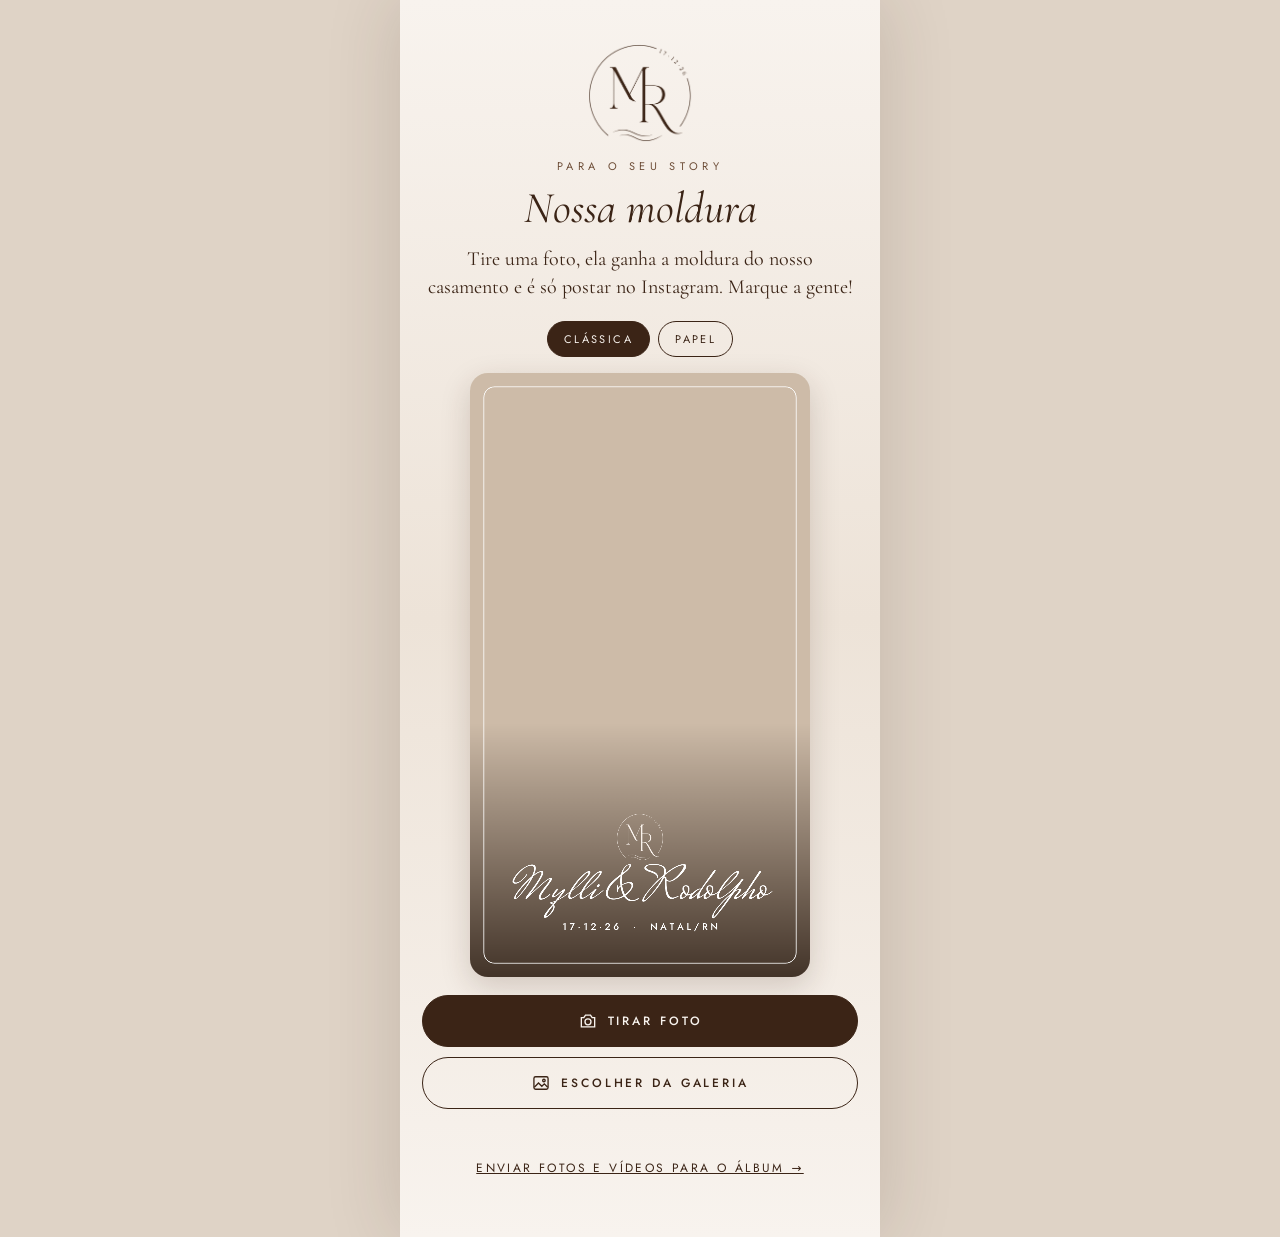
<file: moldura.html>
<!doctype html>
<html lang="pt-BR">
<head>
  <meta charset="utf-8">
  <meta name="viewport" content="width=device-width, initial-scale=1, viewport-fit=cover">
  <title>Moldura · Mylli &amp; Rodolpho</title>
  <meta name="robots" content="noindex, nofollow">
  <meta name="theme-color" content="#FAF3ED">
  <link rel="icon" href="assets/img/monograma.png">
  <link rel="preconnect" href="https://fonts.googleapis.com">
  <link rel="preconnect" href="https://fonts.gstatic.com" crossorigin>
  <link href="https://fonts.googleapis.com/css2?family=Cormorant+Garamond:ital,wght@0,400;0,500;0,600;1,300;1,400;1,500&family=Jost:wght@300;400;500&family=Mrs+Saint+Delafield&display=swap" rel="stylesheet">
  <link rel="stylesheet" href="assets/estilo.css?v=202611212020">
  <script src="assets/config.js?v=202611212020"></script>
  <script src="assets/comum.js?v=202611212020"></script>
  <script src="assets/album.js?v=202611212020"></script>
  <style>
    .mold { padding: 4px 22px 60px; }
    .mold .texto { font-size: 20px; line-height: 1.4; text-align: center; margin: 0 4px 20px; }
    .escolher { position: relative; overflow: hidden; }
    .escolher input { position: absolute; inset: 0; opacity: 0; cursor: pointer; font-size: 0; }
    .estilos { display: flex; justify-content: center; gap: 8px; margin: 0 0 16px; }
    .estilos button { font-family: var(--sans); font-size: 11px; letter-spacing: .22em; text-transform: uppercase; padding: 9px 16px; border-radius: 999px; border: 1px solid var(--tinta); background: transparent; color: var(--tinta); cursor: pointer; }
    .estilos button[aria-pressed="true"] { background: var(--tinta); color: var(--creme); }
    .previa { display: block; width: 100%; max-width: 340px; margin: 0 auto; aspect-ratio: 9 / 16; border-radius: 18px; box-shadow: 0 10px 30px rgba(59, 36, 22, .18); background: var(--bege); }
    .acoes { margin-top: 18px; }
    .aviso-peq { font-family: var(--sans); font-size: 12px; color: var(--tinta-2); text-align: center; margin-top: 12px; line-height: 1.5; min-height: 1em; }
    .link-album { display: block; text-align: center; margin-top: 26px; font-family: var(--sans); font-size: 12px; letter-spacing: .2em; text-transform: uppercase; color: var(--tinta); }
  </style>
</head>
<body>
<main class="pagina">
  <header class="topo">
    <img class="monograma" src="assets/img/monograma.png" alt="Monograma M R">
    <p class="rotulo">Para o seu story</p>
    <h1 class="titulo-italico">Nossa moldura</h1>
  </header>

  <section class="mold">
    <p class="texto">Tire uma foto, ela ganha a moldura do nosso casamento e é só postar no Instagram. Marque a gente!</p>

    <div class="estilos" role="group" aria-label="Estilo da moldura">
      <button type="button" data-estilo="classica" aria-pressed="true">Clássica</button>
      <button type="button" data-estilo="papel" aria-pressed="false">Papel</button>
    </div>

    <canvas class="previa" id="previa" width="1080" height="1920"></canvas>

    <div class="pilha">
      <label class="botao escolher">
        <svg class="icone" viewBox="0 0 24 24" fill="none" stroke="currentColor" stroke-width="1.6"><path d="M4 8h3l2-3h6l2 3h3v11H4z"/><circle cx="12" cy="13" r="3.6"/></svg>
        Tirar foto
        <input id="camera" type="file" accept="image/*" capture="user">
      </label>
      <label class="botao-sec escolher">
        <svg class="icone" viewBox="0 0 24 24" fill="none" stroke="currentColor" stroke-width="1.6"><rect x="3.5" y="4.5" width="17" height="15" rx="2"/><path d="m4 17 5-5 4 4 3-3 4 4"/><circle cx="15.5" cy="9" r="1.5"/></svg>
        Escolher da galeria
        <input id="galeria" type="file" accept="image/*">
      </label>
    </div>

    <div class="pilha acoes" id="acoes" hidden>
      <button class="botao" id="compartilhar" type="button">Compartilhar no Instagram</button>
      <button class="botao-sec" id="baixar" type="button">Salvar no celular</button>
      <button class="botao-sec" id="enviar" type="button">Enviar também para o álbum dos noivos</button>
    </div>
    <p class="aviso-peq" id="aviso"></p>
    <a class="link-album" href="fotos.html">Enviar fotos e vídeos para o álbum →</a>
  </section>
</main>
<script>
(function () {
  const C = window.CONVITE;
  const cv = document.getElementById('previa'), g = cv.getContext('2d');
  const W = 1080, H = 1920;
  const aviso = document.getElementById('aviso');
  let foto = null, estilo = 'classica', blobAtual = null;

  const carregar = (src) => new Promise((ok, erro) => { const i = new Image(); i.onload = () => ok(i); i.onerror = erro; i.src = src; });
  const monoClaro = carregar('assets/img/monograma-claro.png');
  const monoEscuro = carregar('assets/img/monograma.png');
  const fontes = Promise.all([
    document.fonts.load('120px "Mrs Saint Delafield"'),
    document.fonts.load('500 30px "Jost"'),
    document.fonts.load('italic 40px "Cormorant Garamond"')
  ]).catch(() => {});

  function cobrir(img, x, y, w, h) {
    const r = Math.max(w / img.width, h / img.height);
    const sw = w / r, sh = h / r;
    g.drawImage(img, (img.width - sw) / 2, (img.height - sh) / 2.6, sw, sh, x, y, w, h);
  }

  function espacado(texto, x, y, esp) {
    // texto com espaçamento entre letras, centralizado em x
    const larg = [...texto].reduce((s, c) => s + g.measureText(c).width + esp, -esp);
    let px = x - larg / 2;
    g.textAlign = 'left';
    for (const c of texto) { g.fillText(c, px, y); px += g.measureText(c).width + esp; }
    g.textAlign = 'center';
  }

  function cantoArredondado(x, y, w, h, r) {
    g.beginPath(); g.moveTo(x + r, y); g.arcTo(x + w, y, x + w, y + h, r); g.arcTo(x + w, y + h, x, y + h, r);
    g.arcTo(x, y + h, x, y, r); g.arcTo(x, y, x + w, y, r); g.closePath();
  }

  async function desenhar() {
    await fontes;
    const nomes = `${C.noivos.ela} & ${C.noivos.ele}`;
    const data = `${C.dataCurta}  ·  Natal/RN`;
    g.clearRect(0, 0, W, H);
    g.textAlign = 'center';

    if (estilo === 'classica') {
      if (foto) cobrir(foto, 0, 0, W, H); else { g.fillStyle = '#CDBBA8'; g.fillRect(0, 0, W, H); }
      const grad = g.createLinearGradient(0, H * 0.58, 0, H);
      grad.addColorStop(0, 'rgba(36, 22, 13, 0)'); grad.addColorStop(1, 'rgba(36, 22, 13, .82)');
      g.fillStyle = grad; g.fillRect(0, H * 0.58, W, H * 0.42);
      g.strokeStyle = 'rgba(255, 255, 255, .85)'; g.lineWidth = 3;
      cantoArredondado(44, 44, W - 88, H - 88, 34); g.stroke();
      g.drawImage(await monoClaro, W / 2 - 75, H - 520, 150, 150);
      g.fillStyle = '#FFFFFF';
      g.font = '150px "Mrs Saint Delafield"'; g.fillText(nomes, W / 2, H - 250);
      g.font = '500 30px "Jost"'; espacado(data.toUpperCase(), W / 2, H - 150, 9);
    } else {
      g.fillStyle = '#F8F3EE'; g.fillRect(0, 0, W, H);
      const m = 70, fh = 1380;
      g.save(); cantoArredondado(m, m, W - 2 * m, fh, 26); g.clip();
      if (foto) cobrir(foto, m, m, W - 2 * m, fh); else { g.fillStyle = '#E3D5C6'; g.fillRect(m, m, W - 2 * m, fh); }
      g.restore();
      g.strokeStyle = '#C9BBAE'; g.lineWidth = 2; cantoArredondado(30, 30, W - 60, H - 60, 30); g.stroke();
      g.drawImage(await monoEscuro, W / 2 - 60, m + fh + 34, 120, 120);
      g.fillStyle = '#3B2416';
      g.font = '132px "Mrs Saint Delafield"'; g.fillText(nomes, W / 2, m + fh + 280);
      g.fillStyle = '#6E4E38'; g.font = '500 28px "Jost"'; espacado(data.toUpperCase(), W / 2, m + fh + 360, 9);
    }
    blobAtual = null;
  }

  function gerarArquivo() {
    return new Promise((ok) => cv.toBlob((b) => ok(new File([b], 'mylli-e-rodolpho.jpg', { type: 'image/jpeg' })), 'image/jpeg', 0.92));
  }

  async function escolher(input) {
    const arq = input.files[0]; input.value = '';
    if (!arq) return;
    const url = URL.createObjectURL(arq);
    try { foto = await carregar(url); }
    catch (e) { aviso.textContent = 'Não foi possível abrir esta foto. Tente outra.'; return; }
    await desenhar();
    document.getElementById('acoes').hidden = false;
    aviso.textContent = '';
  }

  document.getElementById('camera').addEventListener('change', (e) => escolher(e.target));
  document.getElementById('galeria').addEventListener('change', (e) => escolher(e.target));

  document.querySelectorAll('.estilos button').forEach((b) => b.addEventListener('click', () => {
    estilo = b.dataset.estilo;
    document.querySelectorAll('.estilos button').forEach((x) => x.setAttribute('aria-pressed', x === b));
    desenhar();
  }));

  document.getElementById('compartilhar').addEventListener('click', async () => {
    const arq = blobAtual || (blobAtual = await gerarArquivo());
    if (navigator.canShare && navigator.canShare({ files: [arq] })) {
      try { await navigator.share({ files: [arq] }); } catch (e) { /* cancelado */ }
    } else {
      baixar(arq);
      aviso.textContent = 'A foto foi salva. Abra o Instagram e poste no story a partir da galeria.';
    }
  });

  function baixar(arq) {
    const a = document.createElement('a');
    a.href = URL.createObjectURL(arq); a.download = arq.name; document.body.appendChild(a); a.click(); a.remove();
  }
  document.getElementById('baixar').addEventListener('click', async () => {
    baixar(blobAtual || (blobAtual = await gerarArquivo()));
    aviso.textContent = 'Foto salva! Se não aparecer, toque e segure a imagem acima para salvar.';
  });

  document.getElementById('enviar').addEventListener('click', async (e) => {
    const b = e.currentTarget; b.disabled = true;
    let autor = ''; try { autor = localStorage.getItem('album-autor') || ''; } catch (err) {}
    try {
      await window.Album.enviarArquivo(blobAtual || (blobAtual = await gerarArquivo()), autor, (p) => { b.textContent = 'Enviando… ' + Math.round(p * 100) + '%'; });
      b.textContent = 'Enviada para o álbum ✓';
    } catch (err) { b.disabled = false; b.textContent = 'Enviar também para o álbum dos noivos'; aviso.textContent = err.message; }
  });

  desenhar();
})();
</script>
</body>
</html>
</file>
<file: assets/estilo.css>
/* Paleta bege, marrom e branco · tipografia do Manual dos Padrinhos */
:root {
  --creme: #F8F3EE;
  --bege: #EDE3D8;
  --bege-2: #E3D5C6;
  --fundo: #DFD3C6;
  --branco: #FFFFFF;
  --papel: #FFFDFB;
  --tinta: #3B2416;
  --tinta-2: #6E4E38;
  --linha: #C9BBAE;
  --verde: #4F6B4A;
  --ambar: #9A6B1F;
  --vermelho: #9B3B2E;
  --serif: 'Cormorant Garamond', 'Cormorant', Garamond, Georgia, serif;
  --sans: 'Jost', 'Futura', 'Century Gothic', system-ui, sans-serif;
  --script: 'Mrs Saint Delafield', 'Brush Script MT', cursive;
  color-scheme: light;
}

* { box-sizing: border-box; }
[hidden] { display: none !important; } /* garante que elementos escondidos não reapareçam por outra regra */
html { -webkit-text-size-adjust: 100%; scroll-behavior: smooth; }
body {
  margin: 0;
  background: var(--fundo);
  color: var(--tinta);
  font-family: var(--serif);
  font-size: 19px;
  line-height: 1.5;
  -webkit-font-smoothing: antialiased;
}
body.travado { overflow: hidden; }
img { display: block; max-width: 100%; }
a { color: inherit; }

.pagina {
  position: relative;
  max-width: 480px;
  margin: 0 auto;
  min-height: 100vh;
  background: linear-gradient(180deg, var(--creme) 0%, var(--bege) 50%, var(--creme) 100%);
  overflow: hidden;
}
@media (min-width: 520px) { .pagina { box-shadow: 0 0 70px rgba(59, 36, 22, .16); } }

/* ---------- Tipografia ---------- */
.rotulo {
  font-family: var(--sans); font-weight: 400; font-size: 11px; letter-spacing: .42em;
  text-transform: uppercase; color: var(--tinta-2); margin: 0;
}
.titulo-italico { font-family: var(--serif); font-style: italic; font-weight: 400; font-size: 44px; line-height: 1.05; margin: 10px 0 0; }
.script { font-family: var(--script); font-weight: 400; line-height: 1; }
.onda { display: block; width: 104px; height: 18px; margin: 14px auto; color: var(--tinta); }
.onda path { fill: none; stroke: currentColor; stroke-width: 1; stroke-linecap: round; }
.divisor { width: 64px; height: 1px; background: var(--tinta-2); margin: 26px auto; border: 0; }
.secao { padding: 56px 30px; text-align: center; }
.texto { font-size: 19px; line-height: 1.65; margin: 0; }
.texto-maiusc { font-family: var(--sans); font-size: 11.5px; letter-spacing: .3em; line-height: 2.1; text-transform: uppercase; color: var(--tinta-2); margin: 0; }

/* ---------- Animações ---------- */
.revelar { opacity: 0; transform: translateY(24px); transition: opacity 1.1s ease, transform 1.1s cubic-bezier(.2, .7, .2, 1); }
.revelar.visivel { opacity: 1; transform: none; }
.atraso-1 { transition-delay: .15s; } .atraso-2 { transition-delay: .3s; } .atraso-3 { transition-delay: .45s; }
.escrever { display: inline-block; clip-path: inset(-30% 110% -30% -10%); }
.visivel .escrever, .escrever.visivel { animation: escrever 2.4s cubic-bezier(.45, .05, .3, 1) .2s forwards; }
@keyframes escrever { to { clip-path: inset(-30% -10% -30% -10%); } }
@keyframes zoom-suave { from { transform: scale(1.12); } to { transform: scale(1); } }
@keyframes pulsar { 0%, 100% { box-shadow: 0 0 0 0 rgba(110, 78, 56, .28); } 50% { box-shadow: 0 0 0 10px rgba(110, 78, 56, 0); } }
@media (prefers-reduced-motion: reduce) {
  .revelar, .escrever { opacity: 1 !important; transform: none !important; clip-path: none !important; animation: none !important; transition: none !important; }
  .hero img, .pulsa { animation: none !important; }
}

/* ---------- Abertura (toque para abrir + música) ---------- */
.abertura {
  position: fixed; inset: 0; z-index: 20; display: grid; place-items: center; padding: 30px;
  background: radial-gradient(ellipse at 50% 40%, var(--creme) 0%, var(--bege) 70%, var(--bege-2) 100%);
  text-align: center; transition: transform 1.1s cubic-bezier(.7, 0, .2, 1), opacity 1.1s ease;
}
.abertura.aberta { transform: translateY(-100%); opacity: .6; pointer-events: none; }
.abertura .conteudo { max-width: 360px; }
.abertura .monograma { width: 170px; margin: 0 auto 26px; }
.abertura .para { font-style: italic; font-size: 30px; line-height: 1.15; margin: 16px 0 4px; }
.abertura .tipo { margin-bottom: 34px; }
.abertura .botao-pilula { min-width: 230px; }
.abertura .dica { font-family: var(--sans); font-size: 10.5px; letter-spacing: .2em; text-transform: uppercase; color: var(--tinta-2); margin-top: 18px; display: flex; gap: 8px; align-items: center; justify-content: center; }
.abertura .dica .icone { width: 16px; height: 16px; }

/* ---------- Capa ---------- */
.hero { position: relative; height: min(100svh, 860px); min-height: 600px; overflow: hidden; color: var(--branco); }
.hero img { position: absolute; inset: 0; width: 100%; height: 100%; object-fit: cover; object-position: 50% 30%; animation: zoom-suave 8s ease-out both; }
.hero::after {
  content: ''; position: absolute; inset: 0;
  background: linear-gradient(180deg, rgba(30, 18, 10, .05) 0%, rgba(30, 18, 10, 0) 35%, rgba(30, 18, 10, .45) 72%, rgba(237, 227, 216, .0) 86%, var(--creme) 100%);
}
.hero .sobre { position: absolute; left: 0; right: 0; bottom: 120px; z-index: 1; text-align: center; padding: 0 20px; }
.hero .rotulo { color: rgba(255, 255, 255, .9); }
.hero h1 { margin: 14px 0 0; font-weight: 300; font-size: clamp(46px, 14vw, 66px); line-height: .95; letter-spacing: .08em; text-transform: uppercase; text-shadow: 0 2px 24px rgba(0, 0, 0, .25); }
.hero h1 .e { display: block; font-family: var(--script); text-transform: none; letter-spacing: 0; font-size: .9em; line-height: .9; margin: 4px 0 -4px; }
.hero .data-capa { margin-top: 18px; font-family: var(--sans); font-size: 12px; letter-spacing: .5em; }

/* ---------- Fotos ---------- */
.foto-cheia img {
  width: 100%; aspect-ratio: 4 / 5; object-fit: cover;
  -webkit-mask-image: linear-gradient(180deg, transparent 0, #000 16%, #000 84%, transparent 100%);
  mask-image: linear-gradient(180deg, transparent 0, #000 16%, #000 84%, transparent 100%);
}
.foto-cheia.larga img { aspect-ratio: 3 / 2; }
.colagem { display: grid; grid-template-columns: 1fr 1fr; gap: 12px; padding: 0 26px; align-items: start; }
.colagem img { width: 100%; aspect-ratio: 3 / 4; object-fit: cover; border-radius: 16px; box-shadow: 0 14px 30px rgba(59, 36, 22, .14); }
.colagem img:nth-child(2) { margin-top: 46px; }
.colagem img:nth-child(3) { grid-column: 1 / -1; justify-self: center; width: 74%; aspect-ratio: 4 / 3; margin-top: -24px; position: relative; z-index: 1; }
.colagem img.largo { grid-column: 1 / -1; aspect-ratio: 3 / 2; margin-top: 0; }

/* ---------- Data e contador ---------- */
.data-grande { font-size: 86px; line-height: 1; font-weight: 300; letter-spacing: .02em; margin: 10px 0 6px; }
.contador { display: grid; grid-template-columns: repeat(4, 1fr); gap: 8px; margin: 30px 0 0; }
.contador div { background: rgba(255, 255, 255, .55); border: 1px solid var(--linha); border-radius: 14px; padding: 14px 4px 10px; }
.contador b { display: block; font-weight: 400; font-size: 38px; line-height: 1; font-variant-numeric: lining-nums tabular-nums; }
.contador span { font-family: var(--sans); font-size: 9.5px; letter-spacing: .24em; text-transform: uppercase; color: var(--tinta-2); }
.contador-msg { margin: 14px 0 0; font-style: italic; color: var(--tinta-2); font-size: 17px; }

/* ---------- Nossa história ---------- */
.linha-tempo { list-style: none; margin: 30px 0 34px; padding: 0; }
.linha-tempo li { padding: 0; }
.linha-tempo li::before { content: ''; display: block; width: 9px; height: 9px; border-radius: 50%; background: var(--tinta); margin: 0 auto 12px; box-shadow: 0 0 0 5px rgba(255, 255, 255, .6); }
.linha-tempo li:not(:last-child)::after { content: ''; display: block; width: 1px; height: 46px; background: var(--linha); margin: 22px auto; }
.linha-tempo .quando { font-family: var(--sans); font-size: 12px; letter-spacing: .34em; color: var(--tinta-2); }
.linha-tempo h3 { margin: 4px 0 6px; font-style: italic; font-weight: 400; font-size: 28px; }
.linha-tempo p { margin: 0 auto; max-width: 340px; font-size: 18px; line-height: 1.55; }

/* ---------- Versículos e "Deus ama casamentos" ---------- */
.versiculo { margin: 0; }
.versiculo blockquote { margin: 0; font-style: italic; font-size: 24px; line-height: 1.45; }
.versiculo blockquote::before { content: '“'; display: block; font-family: var(--serif); font-size: 70px; line-height: .6; color: var(--tinta-2); margin-bottom: 10px; }
.versiculo figcaption { margin-top: 14px; }
.deus-ama { margin: 10px 26px; padding: 38px 26px 34px; background: var(--papel); border: 1px solid var(--bege-2); border-radius: 22px; text-align: center; box-shadow: 0 20px 40px rgba(59, 36, 22, .08); }
.deus-ama .icone { width: 54px; height: 54px; margin: 0 auto 12px; display: block; }
.deus-ama .rotulo { letter-spacing: .28em; }
.deus-ama h2 { margin: 6px 0 12px; font-family: var(--script); font-weight: 400; font-size: 58px; line-height: 1.1; }
.deus-ama p { margin: 0; font-size: 18px; line-height: 1.65; }

/* ---------- Local e botões ---------- */
.local .script { font-size: 72px; margin: 0; }
.local h2 { margin: 18px 0 8px; font-weight: 500; font-size: 26px; letter-spacing: .14em; text-transform: uppercase; }
.clique { display: flex; align-items: center; justify-content: center; gap: 10px; font-family: var(--sans); font-size: 13px; letter-spacing: .26em; text-transform: uppercase; margin: 0 0 20px; }
.clique .icone { width: 30px; height: 30px; }
.pilulas { display: grid; gap: 12px; max-width: 320px; margin: 0 auto; }
.botao-pilula {
  display: inline-flex; align-items: center; justify-content: center; gap: 10px; min-height: 50px; padding: 12px 26px;
  border: 1px solid var(--tinta); border-radius: 999px; background: rgba(255, 255, 255, .45); color: var(--tinta);
  font-family: var(--sans); font-size: 11.5px; font-weight: 500; letter-spacing: .26em; text-transform: uppercase; text-decoration: none; cursor: pointer;
  transition: background .25s, color .25s, transform .25s;
}
.botao-pilula:hover, .botao-pilula:focus-visible { background: var(--tinta); color: var(--creme); outline: none; transform: translateY(-2px); }
.botao-pilula.cheio { background: var(--tinta); color: var(--creme); }
.botao-pilula.cheio:hover { background: #2a190f; }
.botao-pilula .icone { width: 18px; height: 18px; }
.pulsa { animation: pulsar 3s ease-in-out infinite; }

/* ---------- Avisos ---------- */
.avisos .grade { display: grid; grid-template-columns: repeat(3, 1fr); gap: 10px; margin-top: 24px; }
.aviso-item { display: flex; flex-direction: column; align-items: center; gap: 10px; }
.aviso-item .circulo { width: 74px; height: 74px; border-radius: 50%; border: 1px solid var(--linha); display: grid; place-items: center; background: rgba(255, 255, 255, .4); }
.aviso-item .icone { width: 32px; height: 32px; }
.aviso-item p { margin: 0; font-style: italic; font-size: 17px; line-height: 1.15; }
.aviso-item small { display: block; font-style: normal; font-family: var(--sans); font-size: 9.5px; letter-spacing: .2em; text-transform: uppercase; color: var(--tinta-2); margin-top: 6px; line-height: 1.5; }

/* ---------- Encerramento ---------- */
.final { position: relative; text-align: center; padding-top: 40px; }
.final .script { font-size: 76px; margin: 0; position: relative; z-index: 1; }
.final .foto { position: relative; margin-top: -40px; }
.final .foto img { width: 100%; aspect-ratio: 3 / 4; object-fit: cover; -webkit-mask-image: linear-gradient(180deg, transparent 0, #000 30%); mask-image: linear-gradient(180deg, transparent 0, #000 30%); }
.final .rodape { position: absolute; left: 0; right: 0; bottom: 26px; color: var(--branco); }
.rodape { display: flex; justify-content: center; align-items: center; gap: 14px; font-family: var(--sans); font-size: 10px; letter-spacing: .32em; text-transform: uppercase; }
.rodape::before { content: ''; order: 1; width: 30px; height: 1px; background: currentColor; }
.rodape span:last-child { order: 2; }

/* ---------- Música ---------- */
.musica { position: fixed; right: max(14px, calc(50vw - 226px)); bottom: 58px; z-index: 15; width: 48px; height: 48px; border-radius: 50%; border: 1px solid var(--linha); background: rgba(248, 243, 238, .92); color: var(--tinta); display: grid; place-items: center; cursor: pointer; box-shadow: 0 6px 20px rgba(59, 36, 22, .18); }
.musica .icone { width: 22px; height: 22px; }
.tela-presentes { position: fixed; inset: 0; z-index: 14; background: var(--creme); }
.tela-presentes iframe { display: block; width: 100%; height: 100%; border: 0; }
.musica.tocando .icone { animation: girar 6s linear infinite; }
@keyframes girar { to { transform: rotate(360deg); } }
#player-musica { position: fixed; width: 2px; height: 2px; left: 0; bottom: 0; opacity: .01; pointer-events: none; border: 0; }

/* ---------- Botões ---------- */
.botao, .botao-sec {
  display: inline-flex; align-items: center; justify-content: center; gap: 10px;
  width: 100%; min-height: 52px; padding: 14px 22px; border-radius: 999px; cursor: pointer;
  font-family: var(--sans); font-size: 12px; font-weight: 500; letter-spacing: .24em; text-transform: uppercase; text-decoration: none;
  transition: background .25s, color .25s, opacity .25s;
}
.botao { background: var(--tinta); color: var(--creme); border: 1px solid var(--tinta); }
.botao:hover { background: #2a190f; }
.botao-sec { background: transparent; color: var(--tinta); border: 1px solid var(--tinta); }
.botao-sec:hover { background: rgba(255, 255, 255, .5); }
.botao[disabled] { opacity: .55; cursor: progress; }
.botao .icone, .botao-sec .icone { width: 20px; height: 20px; }
.pilha { display: grid; gap: 10px; margin-top: 18px; }

/* ---------- Painéis (dialog) ---------- */
dialog.painel {
  width: min(440px, calc(100vw - 20px)); max-height: calc(100dvh - 20px); padding: 0;
  border: 0; border-radius: 22px; background: var(--creme); color: var(--tinta); overflow: auto;
  box-shadow: 0 30px 80px rgba(30, 18, 10, .35);
}
dialog.painel[open] { animation: subir .45s cubic-bezier(.2, .8, .2, 1); }
dialog.painel::backdrop { background: rgba(43, 26, 15, .5); -webkit-backdrop-filter: blur(3px); backdrop-filter: blur(3px); }
@keyframes subir { from { opacity: 0; transform: translateY(30px); } }
.painel .moldura-dupla { margin: 10px; border: 1px solid var(--linha); border-radius: 16px; padding: 40px 22px 28px; text-align: center; }
.painel .fechar {
  position: sticky; top: 0; float: right; margin: 14px 14px -44px 0; z-index: 2;
  width: 38px; height: 38px; border-radius: 50%; border: 1px solid var(--linha); background: var(--creme);
  color: var(--tinta); font-size: 22px; line-height: 1; cursor: pointer;
}
.painel .fechar:focus:not(:focus-visible) { outline: none; }
.introducao { font-style: italic; font-size: 19px; color: var(--tinta-2); margin: 0 0 6px; }
.aviso-convite {
  margin: 16px 0 22px; padding: 14px 8px; border-top: 1px solid var(--linha); border-bottom: 1px solid var(--linha);
  font-size: 17px; line-height: 1.45;
}
.aviso-convite strong { font-weight: 600; }

/* ---------- Formulários ---------- */
form { text-align: left; }
.campo { display: block; margin-bottom: 18px; }
.campo > span { display: block; font-family: var(--sans); font-size: 10.5px; letter-spacing: .28em; text-transform: uppercase; color: var(--tinta-2); margin-bottom: 4px; }
.campo input, .campo textarea {
  width: 100%; border: 0; border-bottom: 1px solid var(--linha); background: transparent; border-radius: 0;
  font-family: var(--serif); font-size: 21px; color: var(--tinta); padding: 6px 0 8px; outline: none;
}
.campo textarea { font-size: 19px; resize: vertical; min-height: 70px; }
.campo input:focus, .campo textarea:focus { border-bottom-color: var(--tinta); }
.campo input::placeholder, .campo textarea::placeholder { color: #B3A396; font-style: italic; }
.campo.codigo-convite input { font-family: var(--sans); letter-spacing: .3em; text-transform: uppercase; font-size: 20px; }
.opcoes { border: 0; padding: 0; margin: 4px 0 18px; display: grid; gap: 10px; }
.opcoes legend { font-family: var(--sans); font-size: 10.5px; letter-spacing: .28em; text-transform: uppercase; color: var(--tinta-2); margin-bottom: 10px; padding: 0; }
.opcao { position: relative; display: flex; align-items: center; gap: 14px; padding: 12px 16px; border: 1px solid var(--linha); border-radius: 14px; cursor: pointer; font-size: 19px; background: var(--papel); transition: border-color .2s, background .2s; }
.opcao input { position: absolute; opacity: 0; }
.opcao .marca { flex: none; width: 18px; height: 18px; border-radius: 50%; border: 1px solid var(--tinta-2); display: grid; place-items: center; }
.opcao input:checked + .marca::after { content: ''; width: 10px; height: 10px; border-radius: 50%; background: var(--tinta); }
.opcao:has(input:checked) { border-color: var(--tinta); background: var(--bege); }
.opcao input:focus-visible + .marca { outline: 2px solid var(--tinta); outline-offset: 3px; }
.nomes-convidados { border: 0; padding: 0; margin: 0 0 6px; }
.nomes-convidados legend { font-family: var(--sans); font-size: 10.5px; letter-spacing: .28em; text-transform: uppercase; color: var(--tinta-2); margin-bottom: 4px; padding: 0; }
.nomes-convidados .ajuda { font-style: italic; font-size: 15px; color: var(--tinta-2); margin: 0 0 8px; }
.nome-pessoa { display: grid; grid-template-columns: 28px 1fr; align-items: end; gap: 8px; margin-bottom: 10px; }
.nome-pessoa .n { font-family: var(--sans); font-size: 12px; color: var(--tinta-2); padding-bottom: 12px; }
.nome-pessoa input { width: 100%; border: 0; border-bottom: 1px solid var(--linha); background: transparent; font-family: var(--serif); font-size: 20px; color: var(--tinta); padding: 6px 0 8px; outline: none; border-radius: 0; }
.nome-pessoa input:focus { border-bottom-color: var(--tinta); }
.nome-pessoa input::placeholder { color: #B3A396; font-style: italic; }
.prazo { text-align: center; font-style: italic; font-size: 16px; color: var(--tinta-2); margin: 0 0 16px; }
.erro { color: var(--vermelho); font-family: var(--sans); font-size: 13px; text-align: center; margin: 12px 0 0; min-height: 1em; }

/* ---------- QR ---------- */
.qr { width: 210px; margin: 14px auto 8px; padding: 12px; background: #fff; border: 1px solid var(--linha); border-radius: 12px; }
.qr svg { display: block; width: 100%; height: auto; }
.codigo { font-family: var(--sans); font-size: 12.5px; letter-spacing: .3em; color: var(--tinta-2); margin: 0; }
.nota { font-size: 16px; font-style: italic; color: var(--tinta-2); margin: 16px 0 0; }

/* ---------- Faixa do modo demonstração ---------- */
.faixa-demo {
  position: fixed; left: 50%; bottom: 10px; transform: translateX(-50%); z-index: 25;
  max-width: calc(100vw - 20px); padding: 7px 14px; border-radius: 30px;
  background: rgba(59, 36, 22, .88); color: var(--creme); font-family: var(--sans); font-size: 11px; letter-spacing: .04em; text-align: center;
}

/* ---------- Páginas internas ---------- */
.topo { position: relative; padding: 44px 22px 10px; text-align: center; }
.topo .monograma { width: 104px; margin: 0 auto 16px; }
.topo .voltar { position: absolute; top: 16px; left: 16px; font-family: var(--sans); font-size: 11px; letter-spacing: .24em; text-transform: uppercase; color: var(--tinta-2); text-decoration: none; }
.topo p.texto-topo { font-size: 18px; color: var(--tinta-2); margin: 8px 6px 0; }
.topo-foto { position: relative; height: 300px; overflow: hidden; }
.topo-foto img { width: 100%; height: 100%; object-fit: cover; object-position: 50% 35%; }
.topo-foto::after { content: ''; position: absolute; inset: 0; background: linear-gradient(180deg, rgba(0, 0, 0, 0) 40%, var(--creme) 100%); }
.topo-foto .voltar { position: absolute; z-index: 1; top: 16px; left: 16px; font-family: var(--sans); font-size: 11px; letter-spacing: .24em; text-transform: uppercase; color: var(--branco); text-decoration: none; text-shadow: 0 1px 8px rgba(0, 0, 0, .4); }

/* Confirmação exibida no topo da lista de presentes */
.confirmado { margin: 6px 16px 10px; padding: 26px 16px 22px; background: var(--papel); border: 1px solid var(--bege-2); border-radius: 22px; text-align: center; box-shadow: 0 16px 34px rgba(59, 36, 22, .08); }
.confirmado .titulo-italico { font-size: 34px; }
.qrs { display: flex; gap: 12px; overflow-x: auto; padding: 8px 4px 12px; scroll-snap-type: x mandatory; justify-content: flex-start; }
.qrs.um { justify-content: center; }
.qr-pessoa { flex: 0 0 200px; scroll-snap-align: center; background: var(--creme); border: 1px solid var(--bege-2); border-radius: 16px; padding: 12px 10px; }
.qr-pessoa .qr { width: 160px; margin: 4px auto 8px; padding: 8px; }
.qr-pessoa .nome { font-style: italic; font-size: 18px; line-height: 1.2; margin: 0 0 4px; }
.qr-pessoa a { font-family: var(--sans); font-size: 10px; letter-spacing: .2em; text-transform: uppercase; color: var(--tinta-2); }

.filtros { display: flex; gap: 8px; overflow-x: auto; padding: 14px 16px 2px; scrollbar-width: none; }
.filtros::-webkit-scrollbar { display: none; }
.filtros button { flex: none; border: 1px solid var(--linha); background: rgba(255, 255, 255, .5); border-radius: 999px; padding: 8px 14px; font-family: var(--sans); font-size: 10.5px; letter-spacing: .18em; text-transform: uppercase; color: var(--tinta); cursor: pointer; }
.filtros button[aria-pressed="true"] { background: var(--tinta); border-color: var(--tinta); color: var(--creme); }

.presentes { display: grid; grid-template-columns: repeat(2, minmax(0, 1fr)); gap: 12px; padding: 16px 16px 80px; }
.presente { display: flex; flex-direction: column; align-items: center; text-align: center; background: var(--papel); border: 1px solid var(--bege-2); border-radius: 18px; padding: 20px 12px 14px; }
.presente .imagem { width: 88px; height: 88px; border-radius: 50%; border: 1px solid var(--linha); display: grid; place-items: center; overflow: hidden; margin-bottom: 14px; background: var(--bege); }
.presente .imagem .icone { width: 40px; height: 40px; }
.presente .imagem img { width: 100%; height: 100%; object-fit: cover; }
/* Com foto: a imagem ocupa o topo do cartão */
.presente.com-foto { padding-top: 8px; }
.presente.com-foto .imagem { width: 100%; height: auto; aspect-ratio: 1; border-radius: 12px; border: 0; margin-bottom: 12px; }
.presente.com-foto .imagem img { transition: transform .6s ease; }
.presente.com-foto:hover .imagem img { transform: scale(1.04); }
.presente.esgotado .imagem img { filter: grayscale(.7); }
.foto-presente { width: 100%; max-width: 260px; aspect-ratio: 1; margin: 6px auto 4px; border-radius: 16px; overflow: hidden; background: var(--bege); }
.passos-cartao { text-align: left; margin: 4px 0 12px; padding: 14px 16px 14px 34px; background: var(--papel); border: 1px solid var(--bege-2); border-radius: 14px; font-size: 17px; line-height: 1.6; }
.foto-presente img { width: 100%; height: 100%; object-fit: cover; display: block; }
.presente h3 { margin: 0; font-weight: 500; font-size: 18.5px; line-height: 1.15; }
.presente .desc { font-size: 15px; font-style: italic; color: var(--tinta-2); margin: 6px 0 10px; line-height: 1.3; flex: 1; }
.presente .preco { font-family: var(--sans); font-size: 13px; letter-spacing: .1em; margin: 0 0 10px; }
.presente .cotas { font-family: var(--sans); font-size: 9.5px; letter-spacing: .14em; text-transform: uppercase; color: var(--tinta-2); margin: -4px 0 12px; }
.presente .botao { min-height: 42px; font-size: 10.5px; padding: 10px; }
.presente.esgotado { opacity: .6; }
.presente.esgotado .botao { background: transparent; color: var(--tinta-2); border-color: var(--linha); cursor: default; }
.carregando { grid-column: 1 / -1; text-align: center; font-style: italic; color: var(--tinta-2); padding: 40px 0; }

.formas { display: grid; grid-template-columns: 1fr 1fr; gap: 10px; margin: 0 0 20px; }
.forma { display: flex; flex-direction: column; align-items: center; gap: 6px; padding: 14px 8px; border: 1px solid var(--linha); border-radius: 14px; background: var(--papel); cursor: pointer; font-family: var(--sans); font-size: 11px; letter-spacing: .2em; text-transform: uppercase; position: relative; }
.forma input { position: absolute; opacity: 0; }
.forma:has(input:checked) { border-color: var(--tinta); background: var(--bege); }
.forma .icone { width: 28px; height: 28px; }
.resumo-presente .valor { font-family: var(--sans); font-size: 15px; letter-spacing: .14em; color: var(--tinta-2); }
.copia-cola { width: 100%; font-family: ui-monospace, Consolas, monospace; font-size: 11px; line-height: 1.4; padding: 10px; border: 1px dashed var(--linha); border-radius: 10px; background: var(--papel); color: var(--tinta); resize: none; height: 78px; margin: 6px 0 10px; }

/* Ingresso individual */
.ingresso { margin: 18px 16px 50px; background: var(--papel); border: 1px solid var(--bege-2); border-radius: 22px; padding: 8px; }
.ingresso .moldura-dupla { border: 1px solid var(--linha); border-radius: 16px; padding: 30px 20px 26px; text-align: center; }
.ingresso .nome { font-style: italic; font-size: 34px; line-height: 1.1; margin: 8px 0 4px; }
.ingresso .info { display: grid; gap: 4px; margin: 22px 0 18px; padding: 14px 0; border-top: 1px solid var(--linha); border-bottom: 1px solid var(--linha); }
.ingresso .info strong { font-weight: 500; font-size: 21px; }

/* Recepção / check-in */
.leitor { width: 100%; max-width: 360px; margin: 10px auto; border: 1px solid var(--linha); border-radius: 16px; background: #000; aspect-ratio: 1; overflow: hidden; }
.leitor video { object-fit: cover; }
.resultado { margin: 14px 16px; padding: 22px 18px; text-align: center; border: 1px solid var(--linha); border-radius: 16px; background: var(--papel); }
.resultado .estado { font-family: var(--sans); font-size: 12px; letter-spacing: .3em; text-transform: uppercase; margin: 0 0 6px; }
.resultado .quem { font-style: italic; font-size: 30px; margin: 0; line-height: 1.15; }
.resultado .grupo { font-family: var(--sans); font-size: 11px; letter-spacing: .2em; text-transform: uppercase; color: var(--tinta-2); margin: 6px 0 0; }
.resultado.ok { border-color: var(--verde); background: #EEF2EA; } .resultado.ok .estado { color: var(--verde); }
.resultado.repetido, .resultado.nao_confirmado { border-color: var(--ambar); background: #F7EFE0; } .resultado.repetido .estado, .resultado.nao_confirmado .estado { color: var(--ambar); }
.resultado.invalido { border-color: var(--vermelho); background: #F6E6E2; } .resultado.invalido .estado { color: var(--vermelho); }
.contadores { display: grid; grid-template-columns: 1fr 1fr; gap: 10px; margin: 10px 16px; }
.contador-rec { text-align: center; border: 1px solid var(--linha); border-radius: 14px; padding: 12px 6px; background: var(--papel); }
.contador-rec b { display: block; font-size: 38px; font-weight: 400; line-height: 1; }
.manual { display: grid; grid-template-columns: 1fr auto; gap: 10px; align-items: end; margin: 6px 16px 60px; }
.manual .botao { width: auto; min-height: 46px; }

/* ---------- Mural de recados ---------- */
.recados .script { font-size: 64px; margin: 0; }
.mural { display: flex; overflow-x: auto; scroll-snap-type: x mandatory; margin: 22px -30px 8px; scrollbar-width: none; }
.mural::-webkit-scrollbar { display: none; }
.recado { flex: 0 0 100%; scroll-snap-align: center; margin: 0; padding: 0 30px; }
.recado blockquote {
  position: relative; margin: 0; min-height: 150px; padding: 30px 22px 22px;
  display: flex; align-items: center; justify-content: center;
  background: var(--papel); border: 1px solid var(--bege-2); border-radius: 20px;
  font-style: italic; font-size: 20px; line-height: 1.5; box-shadow: 0 14px 30px rgba(59, 36, 22, .07);
  overflow-wrap: anywhere;
}
.recado blockquote::before { content: '“'; position: absolute; top: 4px; left: 16px; font-size: 56px; line-height: 1; font-style: normal; color: var(--bege-2); }
.recado figcaption { margin-top: 12px; font-family: var(--sans); font-size: 11px; letter-spacing: .24em; text-transform: uppercase; color: var(--tinta-2); }
.mural-vazio { flex: 1; margin: 0; padding: 18px 30px; font-style: italic; color: var(--tinta-2); }
.mural-pontos { display: flex; justify-content: center; gap: 7px; min-height: 6px; margin: 6px 0 24px; }
.mural-pontos span { width: 6px; height: 6px; border-radius: 50%; background: var(--linha); transition: background .3s, transform .3s; }
.mural-pontos span.ativo { background: var(--tinta); transform: scale(1.35); }
.contagem { float: right; font-style: normal; letter-spacing: .05em; }
/* ---------- Presentes divididos ---------- */
.presente .cotas.destaque { color: var(--tinta); font-weight: 500; background: var(--bege); padding: 4px 10px; border-radius: 99px; }
.tag-dividir { display: inline-flex; align-items: center; gap: 6px; margin: -4px 0 12px; font-family: var(--sans); font-size: 9.5px; letter-spacing: .12em; text-transform: uppercase; color: var(--tinta-2); }
.tag-dividir .icone { width: 16px; height: 16px; }
#opcoes-dividir .opcao { font-size: 17px; }
/* ---------- Aviso de traje e frase da lista de presentes ---------- */
.aviso-traje { margin: 30px 6px 0; padding: 18px 16px; border-top: 1px solid var(--linha); border-bottom: 1px solid var(--linha); font-style: italic; font-size: 18px; line-height: 1.5; }
.aviso-traje .rotulo { display: block; font-style: normal; margin-bottom: 6px; }
.se-quiser { margin: 6px 0 0; font-family: var(--script); font-size: 46px; line-height: 1.1; color: var(--tinta); }
</file>
